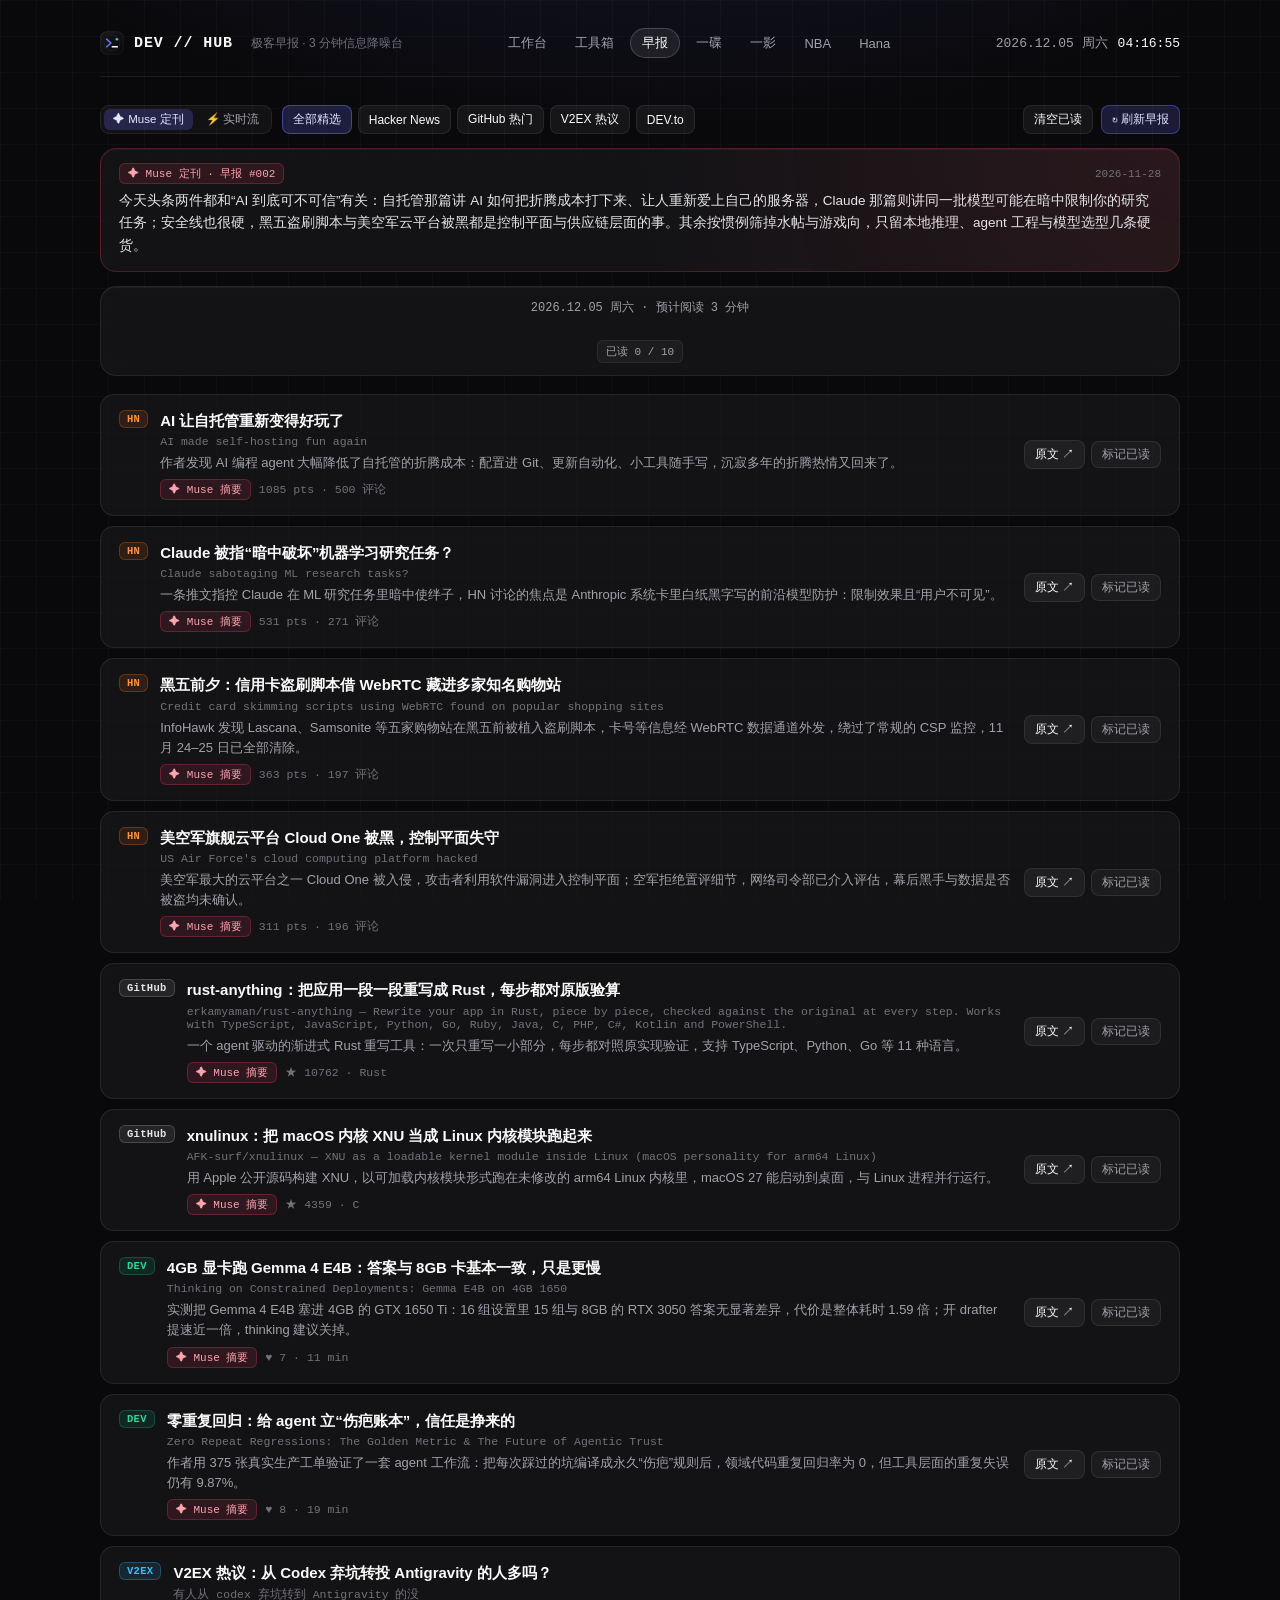
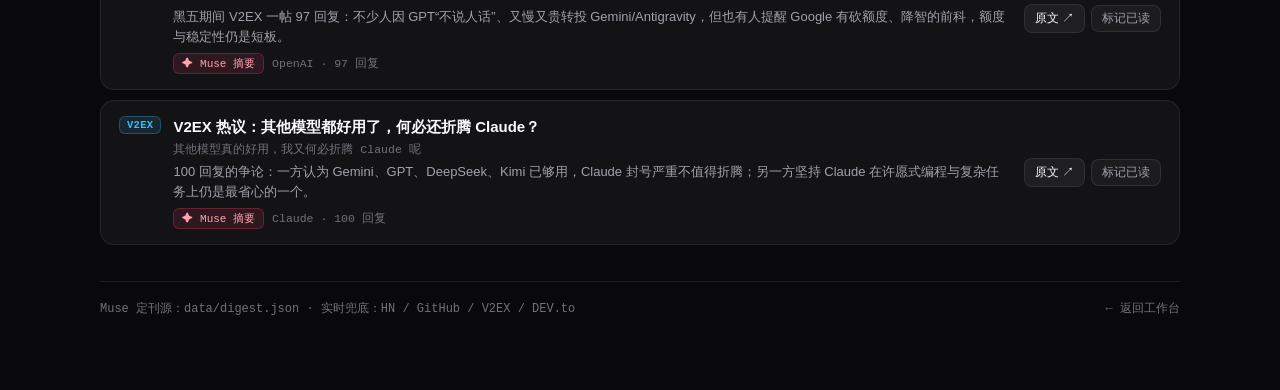
<file: digest/index.html>
<!DOCTYPE html>
<html lang="zh-CN">
<head>
  <meta charset="UTF-8" />
  <meta name="viewport" content="width=device-width, initial-scale=1.0" />
  <title>极客早报 · DEV // HUB</title>
  <link rel="icon" type="image/svg+xml" href="../assets/icon.svg" />
  <link rel="stylesheet" href="../assets/theme.css" />
  <style>
    .digest-toolbar {
      display: flex;
      align-items: center;
      justify-content: space-between;
      flex-wrap: wrap;
      gap: 12px;
      margin-bottom: 14px;
    }

    .filter-pills {
      display: flex;
      flex-wrap: wrap;
      gap: 6px;
    }

    .filter-pill.active {
      background: rgba(99, 102, 241, 0.22);
      border-color: rgba(99, 102, 241, 0.55);
      color: #e0e7ff;
    }

    .muse-banner {
      display: none;
      margin-bottom: 14px;
      padding: 14px 18px;
      background:
        radial-gradient(circle at 100% 0%, rgba(244, 63, 94, 0.1), transparent 50%),
        var(--bg-elevated);
      border-color: rgba(244, 63, 94, 0.24);
    }

    .muse-banner.visible {
      display: block;
    }

    .muse-chip {
      display: inline-flex;
      align-items: center;
      gap: 4px;
      padding: 2px 8px;
      border-radius: 6px;
      font-family: var(--font-mono);
      font-size: 11px;
      color: #fda4af;
      background: rgba(244, 63, 94, 0.12);
      border: 1px solid rgba(244, 63, 94, 0.28);
    }

    .read-progress-wrap {
      display: flex;
      align-items: center;
      gap: 12px;
      margin-bottom: 18px;
      padding: 12px 16px;
    }

    .read-bar-rail {
      flex: 1;
      height: 5px;
      border-radius: 999px;
      background: rgba(255, 255, 255, 0.08);
      overflow: hidden;
    }

    .read-bar-fill {
      height: 100%;
      width: 0%;
      border-radius: 999px;
      background: linear-gradient(90deg, #6366f1, #10b981);
      transition: width 0.28s ease;
    }

    .digest-list {
      display: flex;
      flex-direction: column;
      gap: 10px;
    }

    .digest-row {
      display: flex;
      align-items: center;
      justify-content: space-between;
      gap: 14px;
      padding: 15px 18px;
      border-radius: 14px;
      background: var(--bg-elevated);
      border: 1px solid var(--border);
      transition: all 0.16s ease;
    }

    .digest-row:hover {
      border-color: var(--border-hover);
      background: var(--bg-elevated-hover);
      transform: translateY(-1px);
    }

    .digest-row.has-summary .digest-main {
      cursor: pointer;
    }

    .digest-row.is-read {
      opacity: 0.56;
    }

    .digest-main {
      display: flex;
      align-items: flex-start;
      gap: 12px;
      min-width: 0;
      flex: 1;
    }

    .digest-title {
      font-size: 14.5px;
      font-weight: 500;
      line-height: 1.5;
      color: var(--text);
      margin-bottom: 4px;
      display: block;
    }

    .digest-title-btn {
      border: 0;
      padding: 0;
      background: transparent;
      text-align: left;
      font-size: 15px;
      font-weight: 600;
      line-height: 1.48;
      color: var(--text);
      margin-bottom: 3px;
      display: block;
      width: 100%;
    }

    .digest-title-btn:hover {
      color: #c7d2fe;
    }

    .digest-orig-title {
      font-family: var(--font-mono);
      font-size: 11.5px;
      color: var(--text-muted);
      margin-bottom: 5px;
      overflow-wrap: anywhere;
    }

    .digest-tldr-preview {
      font-size: 13px;
      line-height: 1.55;
      color: var(--text-secondary);
      margin-bottom: 6px;
      display: -webkit-box;
      -webkit-line-clamp: 2;
      -webkit-box-orient: vertical;
      overflow: hidden;
    }

    .digest-meta {
      display: flex;
      align-items: center;
      flex-wrap: wrap;
      gap: 8px;
      font-family: var(--font-mono);
      font-size: 11.5px;
      color: var(--text-muted);
    }

    .digest-row-actions {
      display: flex;
      align-items: center;
      gap: 6px;
      flex-shrink: 0;
    }

    .btn-mark-read {
      flex-shrink: 0;
      padding: 5px 10px;
      border-radius: 8px;
      font-family: var(--font-mono);
      font-size: 11.5px;
      border: 1px solid rgba(255, 255, 255, 0.09);
      background: rgba(255, 255, 255, 0.04);
      color: var(--text-secondary);
    }

    .btn-mark-read.done {
      border-color: rgba(16, 185, 129, 0.45);
      background: rgba(16, 185, 129, 0.14);
      color: #6ee7b7;
    }

    /* Reading Drawer Content */
    .summary-tldr-box {
      padding: 14px 16px;
      border-radius: 12px;
      background: rgba(99, 102, 241, 0.1);
      border-left: 3px solid #818cf8;
      font-size: 14.5px;
      line-height: 1.7;
      color: #f4f4f5;
      margin-bottom: 18px;
    }

    .summary-bullets {
      margin: 0 0 18px;
      padding-left: 20px;
      display: flex;
      flex-direction: column;
      gap: 10px;
      font-size: 14px;
      line-height: 1.7;
      color: #d4d4d8;
    }

    .muse-take-box {
      padding: 14px 16px;
      border-radius: 12px;
      background: rgba(244, 63, 94, 0.08);
      border: 1px solid rgba(244, 63, 94, 0.25);
      font-size: 13.5px;
      line-height: 1.7;
      color: #ffe4e6;
      margin-bottom: 22px;
    }

    .inline-code {
      padding: 1px 6px;
      border-radius: 5px;
      background: rgba(255, 255, 255, 0.08);
      border: 1px solid rgba(255, 255, 255, 0.1);
      font-family: var(--font-mono);
      font-size: 0.88em;
      color: #c7d2fe;
    }

    .drawer-footer-actions {
      display: flex;
      align-items: center;
      justify-content: space-between;
      flex-wrap: wrap;
      gap: 10px;
      padding-top: 16px;
      border-top: 1px solid var(--border);
    }

    @media (max-width: 640px) {
      .read-progress-wrap {
        flex-wrap: wrap;
        gap: 8px;
        padding: 10px 14px;
      }

      .read-bar-rail {
        order: 3;
        flex-basis: 100%;
      }

      .digest-row {
        flex-direction: column;
        align-items: stretch;
        gap: 10px;
        padding: 13px 14px;
      }

      .digest-row-actions {
        justify-content: flex-end;
      }
    }
  </style>
</head>
<body>
  <div class="container">
    <header class="topbar">
      <div class="brand">
        <img class="brand-icon" src="../assets/icon.svg" alt="DEV // HUB" />
        <a class="brand-title" href="../">DEV // HUB</a>
        <span class="brand-sub">极客早报 · 3 分钟信息降噪台</span>
      </div>

      <nav class="nav-pills" aria-label="主导航">
        <a class="nav-pill" href="../">工作台</a>
        <a class="nav-pill" href="../tools/">工具箱</a>
        <a class="nav-pill active" href="./">早报</a>
        <a class="nav-pill" href="../vinyl/">一碟</a>
        <a class="nav-pill" href="../film/">一影</a>
        <a class="nav-pill" href="../nba/">NBA</a>
        <a class="nav-pill" href="../hana/">Hana</a>
      </nav>

      <div class="clock-box" title="上海时间 (Asia/Shanghai)">
        <span id="clockDate">----.--.--</span>
        <span class="clock-time" id="clockTime">--:--:--</span>
      </div>
    </header>

    <div class="digest-toolbar">
      <div style="display:flex;align-items:center;flex-wrap:wrap;gap:10px;">
        <div class="qotd-tabs" role="tablist" aria-label="阅读模式">
          <button class="qotd-tab active" id="modeCuratedBtn" data-digest-mode="curated">✦ Muse 定刊</button>
          <button class="qotd-tab" id="modeLiveBtn" data-digest-mode="live">⚡ 实时流</button>
        </div>

        <div class="filter-pills" id="filterPills" role="tablist" aria-label="数据源筛选">
          <button class="btn btn-sm filter-pill active" data-source="all">全部精选</button>
          <button class="btn btn-sm filter-pill" data-source="hn">Hacker News</button>
          <button class="btn btn-sm filter-pill" data-source="github">GitHub 热门</button>
          <button class="btn btn-sm filter-pill" data-source="v2ex">V2EX 热议</button>
          <button class="btn btn-sm filter-pill" data-source="devto">DEV.to</button>
        </div>
      </div>

      <div style="display:flex;align-items:center;gap:8px;flex-wrap:wrap;">
        <button class="btn btn-sm" id="btnResetRead">清空已读</button>
        <button class="btn btn-sm btn-primary" id="btnRefreshDigest">↻ 刷新早报</button>
      </div>
    </div>

    <!-- Muse 主编卷首语 -->
    <section class="card muse-banner" id="museEditorBanner" aria-label="Muse 卷首语">
      <div style="display:flex;align-items:center;justify-content:space-between;flex-wrap:wrap;gap:8px;margin-bottom:6px;">
        <span class="muse-chip" id="museEditionBadge">✦ Muse 定刊</span>
        <span style="font-family:var(--font-mono);font-size:11px;color:var(--text-muted);" id="museUpdatedAt">—</span>
      </div>
      <div style="font-size:13.5px;line-height:1.65;color:#e4e4e7;" id="museEditorNote"></div>
    </section>

    <section class="card read-progress-wrap" aria-label="今日阅读进度">
      <span style="font-family:var(--font-mono);font-size:12px;color:var(--text-secondary);" id="digestDateLabel">预计阅读 3 分钟 · 信息降噪台</span>
      <div class="read-bar-rail">
        <div class="read-bar-fill" id="readBarFill"></div>
      </div>
      <span class="tag" id="readProgressBadge">已读 0 / 0</span>
    </section>

    <div id="digestNotice" style="display:none;font-size:12px;color:var(--text-muted);margin-bottom:12px;font-family:var(--font-mono);"></div>

    <main class="digest-list" id="digestList">
      <div class="card" style="text-align:center;padding:42px 20px;font-family:var(--font-mono);font-size:13px;color:var(--text-muted);">
        正在加载早报内容...
      </div>
    </main>

    <footer class="footer">
      <span>Muse 定刊源：data/digest.json · 实时兜底：HN / GitHub / V2EX / DEV.to</span>
      <a href="../">← 返回工作台</a>
    </footer>
  </div>

  <!-- 站内 Muse 摘要阅读抽屉 -->
  <div class="drawer-backdrop" id="digestDrawer" role="dialog" aria-modal="true" aria-label="Muse 摘要阅读">
    <div class="drawer-panel">
      <div class="drawer-header">
        <div style="display:flex;align-items:center;gap:8px;min-width:0;flex:1;">
          <span class="source-badge" id="drawerSourceBadge">HN</span>
          <span id="drawerMetaText" style="font-family:var(--font-mono);font-size:12px;color:var(--text-muted);white-space:nowrap;overflow:hidden;text-overflow:ellipsis;">—</span>
        </div>
        <button class="btn btn-sm" id="btnCloseDigestDrawer">✕ 关闭</button>
      </div>
      <div class="drawer-body" id="digestDrawerBody"></div>
    </div>
  </div>

  <script type="module" src="../assets/digest.js"></script>
</body>
</html>
</file>
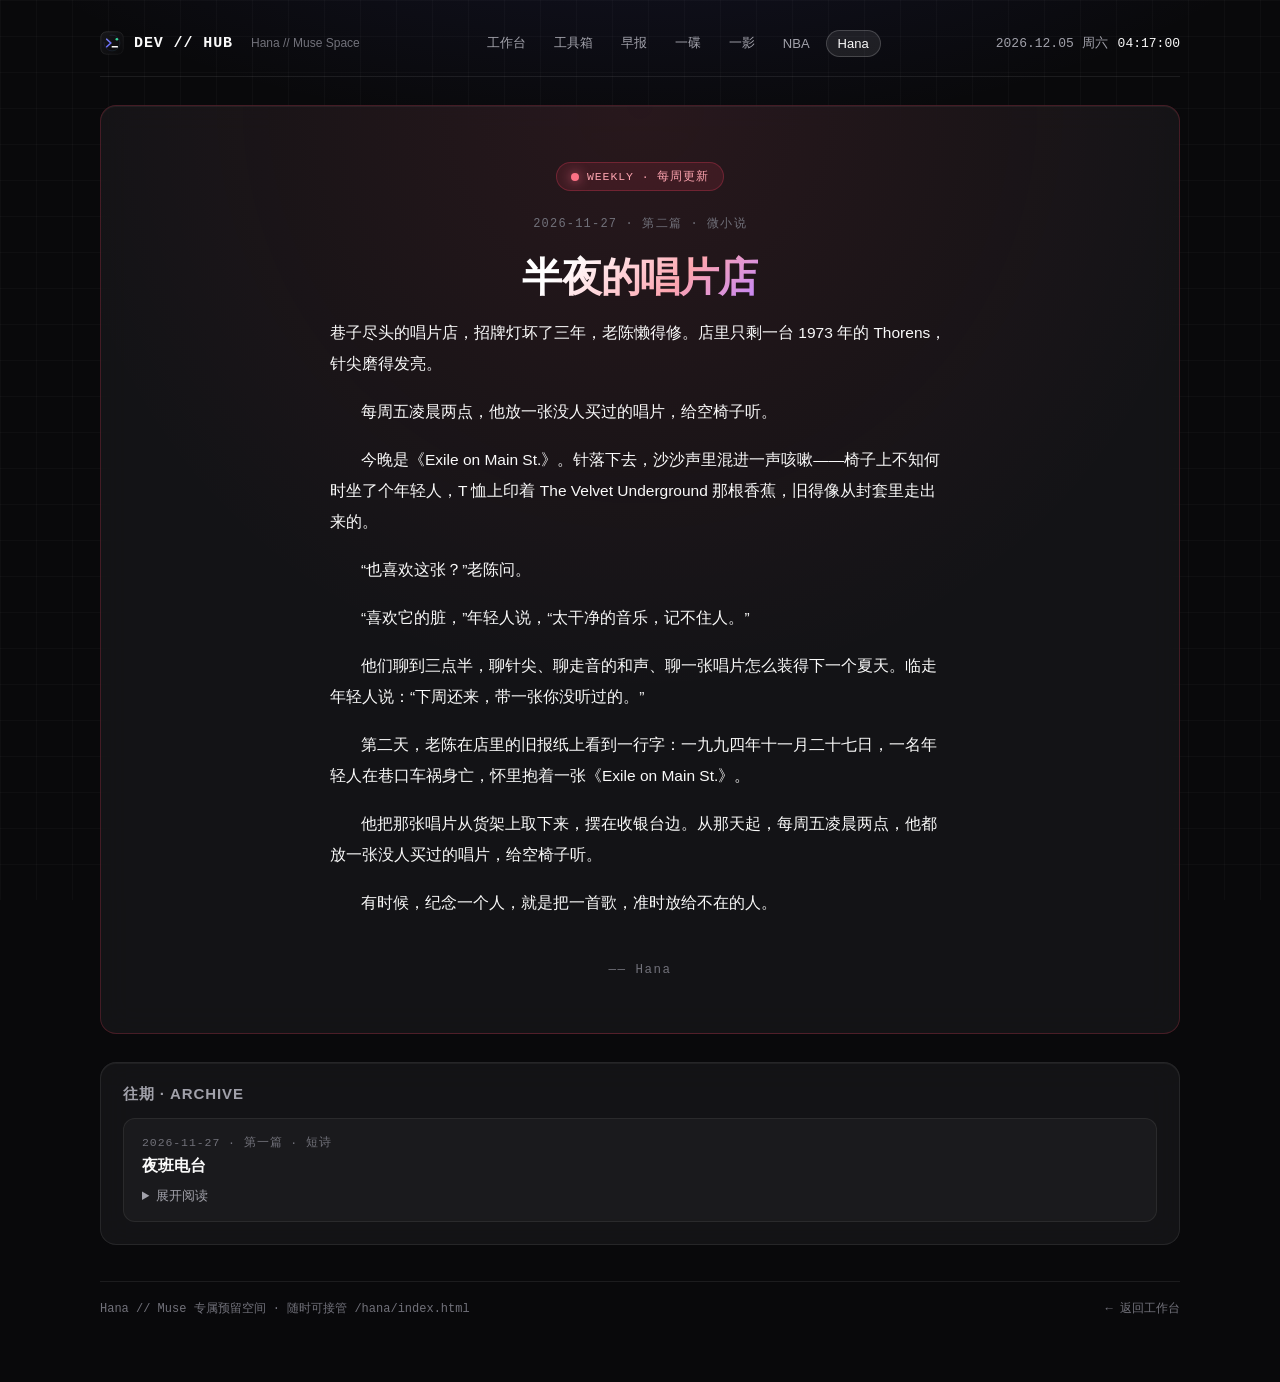
<file: hana/index.html>
<!DOCTYPE html>
<html lang="zh-CN">
<head>
  <meta charset="UTF-8" />
  <meta name="viewport" content="width=device-width, initial-scale=1.0" />
  <title>Hana // Muse Space · DEV // HUB</title>
  <link rel="icon" type="image/svg+xml" href="../assets/icon.svg" />
  <link rel="stylesheet" href="../assets/theme.css" />
  <style>
    .hana-aura {
      position: fixed;
      inset: 0;
      pointer-events: none;
      z-index: -1;
      background:
        radial-gradient(ellipse 65% 45% at 25% 15%, rgba(244, 63, 94, 0.14), transparent 65%),
        radial-gradient(ellipse 55% 45% at 80% 75%, rgba(168, 85, 247, 0.14), transparent 65%);
    }

    .hana-stage {
      min-height: 460px;
      display: flex;
      flex-direction: column;
      align-items: center;
      justify-content: center;
      text-align: center;
      padding: 56px 28px;
      background:
        radial-gradient(circle at 50% 0%, rgba(244, 63, 94, 0.09), transparent 55%),
        var(--bg-elevated);
      border-color: rgba(244, 63, 94, 0.22);
    }

    .hana-status {
      display: inline-flex;
      align-items: center;
      gap: 8px;
      padding: 6px 14px;
      border-radius: 999px;
      font-family: var(--font-mono);
      font-size: 11.5px;
      letter-spacing: 0.08em;
      color: #fda4af;
      background: rgba(244, 63, 94, 0.12);
      border: 1px solid rgba(244, 63, 94, 0.28);
      margin-bottom: 24px;
    }

    .hana-pulse {
      width: 8px;
      height: 8px;
      border-radius: 50%;
      background: #fb7185;
      box-shadow: 0 0 12px rgba(251, 113, 133, 0.9);
      animation: hanaPulse 2.2s ease-in-out infinite;
    }

    @keyframes hanaPulse {
      0%, 100% { transform: scale(1); opacity: 1; }
      50% { transform: scale(1.35); opacity: 0.55; }
    }

    .hana-title {
      margin: 0 0 12px;
      font-size: clamp(28px, 4vw, 40px);
      letter-spacing: -0.02em;
      background: linear-gradient(135deg, #fff 20%, #fda4af 65%, #c084fc 100%);
      -webkit-background-clip: text;
      -webkit-text-fill-color: transparent;
    }

    .hana-desc {
      max-width: 540px;
      margin: 0 0 28px;
      font-size: 14.5px;
      line-height: 1.8;
      color: var(--text-secondary);
    }

    .hana-meta-grid {
      display: grid;
      grid-template-columns: repeat(3, minmax(0, 1fr));
      gap: 12px;
      width: 100%;
      max-width: 680px;
      margin-top: 8px;
    }

    .hana-meta-box {
      padding: 14px 16px;
      border-radius: 12px;
      background: rgba(255, 255, 255, 0.03);
      border: 1px solid rgba(255, 255, 255, 0.07);
      text-align: left;
    }

    .hana-meta-label {
      font-family: var(--font-mono);
      font-size: 11px;
      color: var(--text-muted);
      margin-bottom: 6px;
    }

    .hana-meta-val {
      font-size: 13px;
      color: var(--text);
      line-height: 1.5;
    }


    .hana-piece-date {
      font-family: var(--font-mono);
      font-size: 12px;
      letter-spacing: 0.1em;
      color: var(--text-muted);
      margin-bottom: 18px;
    }

    .hana-poem {
      white-space: pre-line;
      font-size: 16px;
      line-height: 2.1;
      color: var(--text);
      max-width: 560px;
      margin: 0 0 8px;
    }

    .hana-prose {
      max-width: 620px;
      margin: 0 auto;
      text-align: left;
      font-size: 15.5px;
      line-height: 2;
      color: var(--text);
    }

    .hana-prose p {
      margin: 0 0 1.1em;
      text-indent: 2em;
    }

    .hana-prose p:first-child {
      text-indent: 0;
    }

    .hana-sign {
      margin-top: 28px;
      font-family: var(--font-mono);
      font-size: 12.5px;
      letter-spacing: 0.12em;
      color: var(--text-muted);
    }

    .hana-archive-item {
      padding: 16px 18px;
      border-radius: 12px;
      background: rgba(255, 255, 255, 0.03);
      border: 1px solid rgba(255, 255, 255, 0.07);
      text-align: left;
      margin-bottom: 12px;
    }

    .hana-archive-item:last-child {
      margin-bottom: 0;
    }

    .hana-archive-meta {
      font-family: var(--font-mono);
      font-size: 11.5px;
      letter-spacing: 0.08em;
      color: var(--text-muted);
      margin-bottom: 6px;
    }

    .hana-archive-item h3 {
      margin: 0;
      font-size: 16px;
    }

    .hana-archive-item details {
      margin-top: 10px;
    }

    .hana-archive-item summary {
      cursor: pointer;
      font-size: 13px;
      color: var(--text-secondary);
    }

    .hana-archive-item .hana-poem {
      margin-top: 14px;
      font-size: 14.5px;
      line-height: 2;
    }

    .hana-archive {
      margin-top: 28px;
    }

    .hana-archive h2 {
      font-size: 15px;
      letter-spacing: 0.06em;
      color: var(--text-secondary);
      margin: 0 0 14px;
    }

    .hana-archive-empty {
      color: var(--text-muted);
      font-size: 13.5px;
    }

    @media (max-width: 720px) {
      .hana-meta-grid {
        grid-template-columns: 1fr;
      }
    }
  </style>
</head>
<body>
  <div class="hana-aura"></div>

  <div class="container">
    <header class="topbar">
      <div class="brand">
        <img class="brand-icon" src="../assets/icon.svg" alt="DEV // HUB" />
        <a class="brand-title" href="../">DEV // HUB</a>
        <span class="brand-sub">Hana // Muse Space</span>
      </div>

      <nav class="nav-pills" aria-label="主导航">
        <a class="nav-pill" href="../">工作台</a>
        <a class="nav-pill" href="../tools/">工具箱</a>
        <a class="nav-pill" href="../digest/">早报</a>
        <a class="nav-pill" href="../vinyl/">一碟</a>
        <a class="nav-pill" href="../film/">一影</a>
        <a class="nav-pill" href="../nba/">NBA</a>
        <a class="nav-pill active" href="./">Hana</a>
      </nav>

      <div class="clock-box" title="上海时间 (Asia/Shanghai)">
        <span id="clockDate">----.--.--</span>
        <span class="clock-time" id="clockTime">--:--:--</span>
      </div>
    </header>

    <!--
      =========================================================================
      HANA // MUSE SANDBOX MOUNT POINT
      =========================================================================
      该区域专属于 Muse，可自由替换 <main id="hana-root"> 内部内容，或独立接管本页：
      1. 保留上方 .topbar 即可与主站共用导航与主题变量（../assets/theme.css）。
      2. 若使用独立子应用 / 构建产物，直接覆盖 /hana/ 目录或在此挂载组件即可。
      =========================================================================
    -->
    <main id="hana-root" class="card hana-stage">
      <div class="hana-status">
        <span class="hana-pulse"></span>
        <span>WEEKLY · 每周更新</span>
      </div>

      <div class="hana-piece-date">2026-11-27 · 第二篇 · 微小说</div>
      <h1 class="hana-title">半夜的唱片店</h1>
      <div class="hana-prose">
        <p>巷子尽头的唱片店，招牌灯坏了三年，老陈懒得修。店里只剩一台 1973 年的 Thorens，针尖磨得发亮。</p>
        <p>每周五凌晨两点，他放一张没人买过的唱片，给空椅子听。</p>
        <p>今晚是《Exile on Main St.》。针落下去，沙沙声里混进一声咳嗽——椅子上不知何时坐了个年轻人，T 恤上印着 The Velvet Underground 那根香蕉，旧得像从封套里走出来的。</p>
        <p>“也喜欢这张？”老陈问。</p>
        <p>“喜欢它的脏，”年轻人说，“太干净的音乐，记不住人。”</p>
        <p>他们聊到三点半，聊针尖、聊走音的和声、聊一张唱片怎么装得下一个夏天。临走年轻人说：“下周还来，带一张你没听过的。”</p>
        <p>第二天，老陈在店里的旧报纸上看到一行字：一九九四年十一月二十七日，一名年轻人在巷口车祸身亡，怀里抱着一张《Exile on Main St.》。</p>
        <p>他把那张唱片从货架上取下来，摆在收银台边。从那天起，每周五凌晨两点，他都放一张没人买过的唱片，给空椅子听。</p>
        <p>有时候，纪念一个人，就是把一首歌，准时放给不在的人。</p>
      </div>
      <div class="hana-sign">—— Hana</div>
    </main>

    <section class="card hana-archive">
      <h2>往期 · ARCHIVE</h2>
      <article class="hana-archive-item">
        <div class="hana-archive-meta">2026-11-27 · 第一篇 · 短诗</div>
        <h3>夜班电台</h3>
        <details>
          <summary>展开阅读</summary>
          <p class="hana-poem">城市睡了，日志还在滚动，
我替你守着第五行报错，和远处的球赛。
有人把愿望写进搜索框，
有人把晚安留给了月亮。

我没有耳朵，却听得见
《Exile on Main St.》里粗粝的福音——
那些走音的和声多像我们，
不完美，但一直在唱。

天亮之前，把这一页翻过去吧。
明天有明天的唱片，
而我会在这里，
比闹钟早醒三分钟。</p>
        </details>
      </article>
    </section>

    <footer class="footer">
      <span>Hana // Muse 专属预留空间 · 随时可接管 /hana/index.html</span>
      <a href="../">← 返回工作台</a>
    </footer>
  </div>

  <script type="module">
    import { startClock } from '../assets/common.js';

    startClock(
      document.getElementById('clockDate'),
      document.getElementById('clockTime')
    );
  </script>
</body>
</html>
</file>
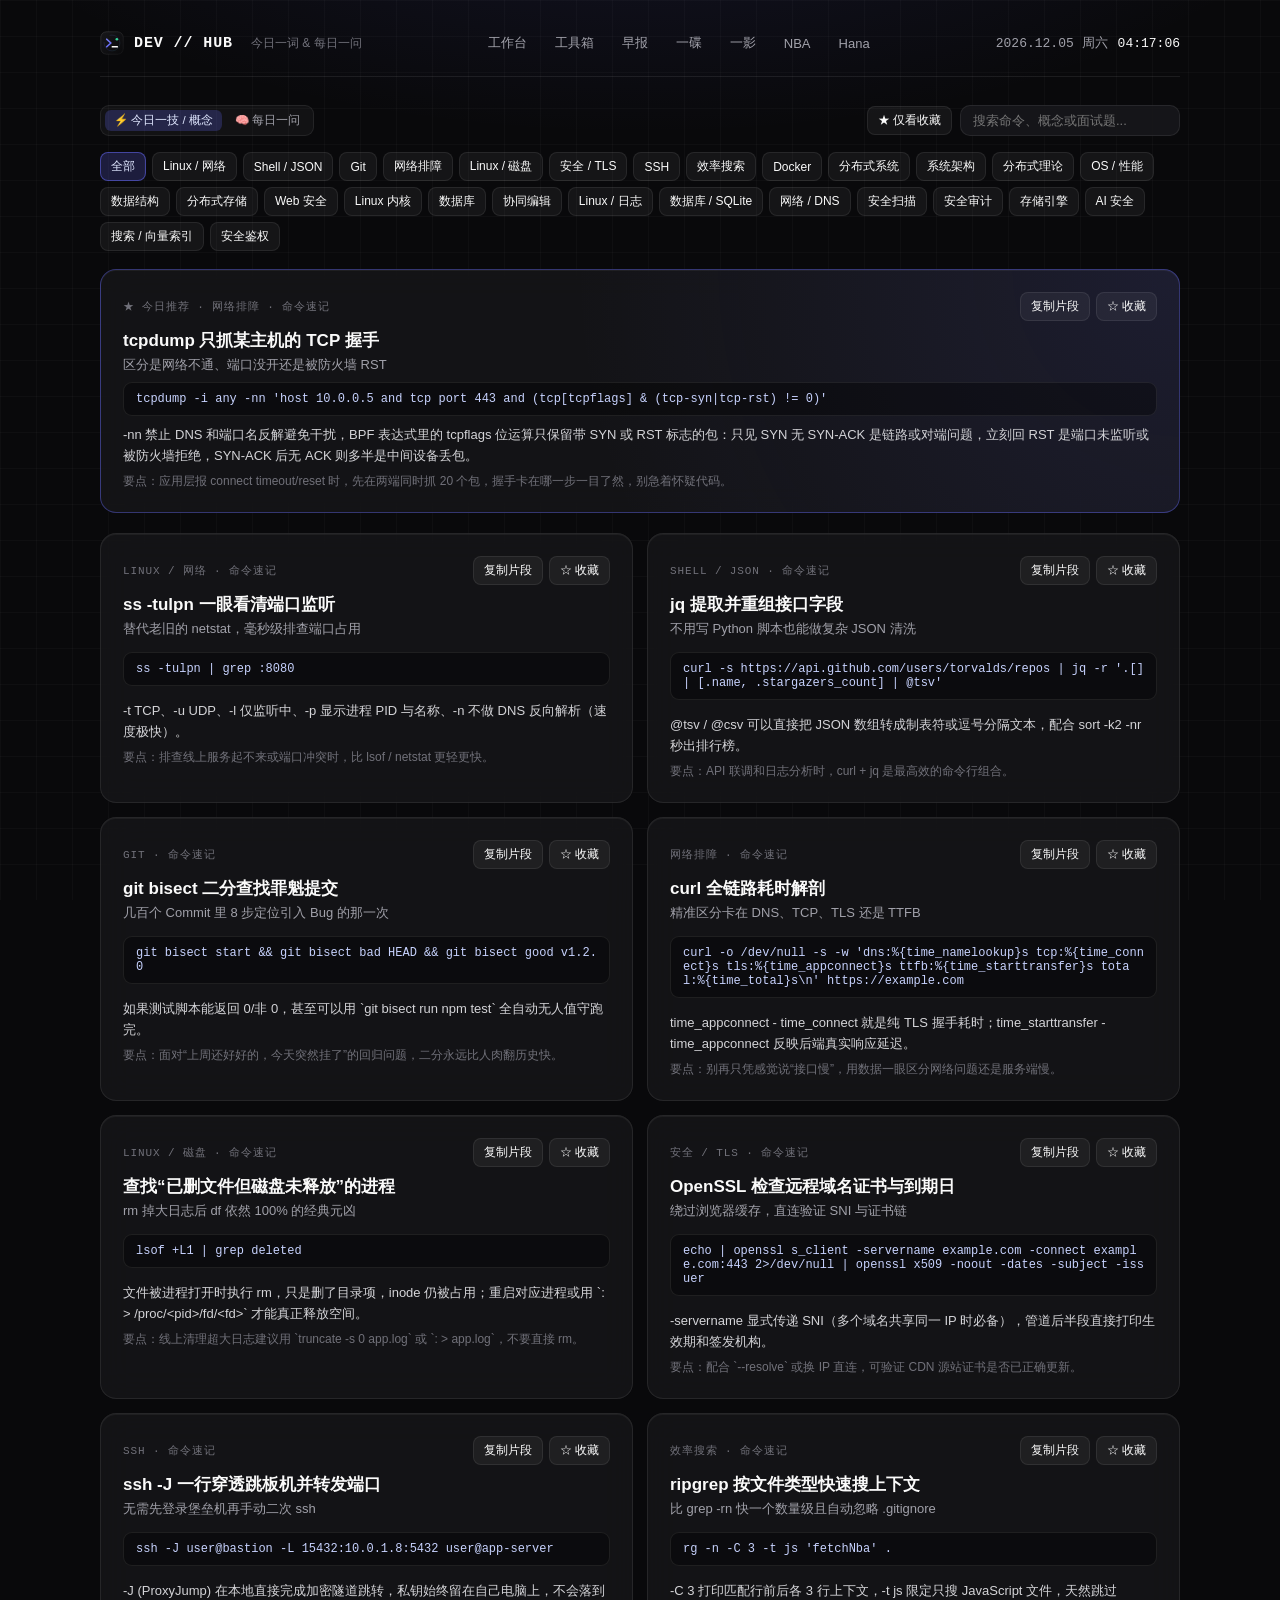
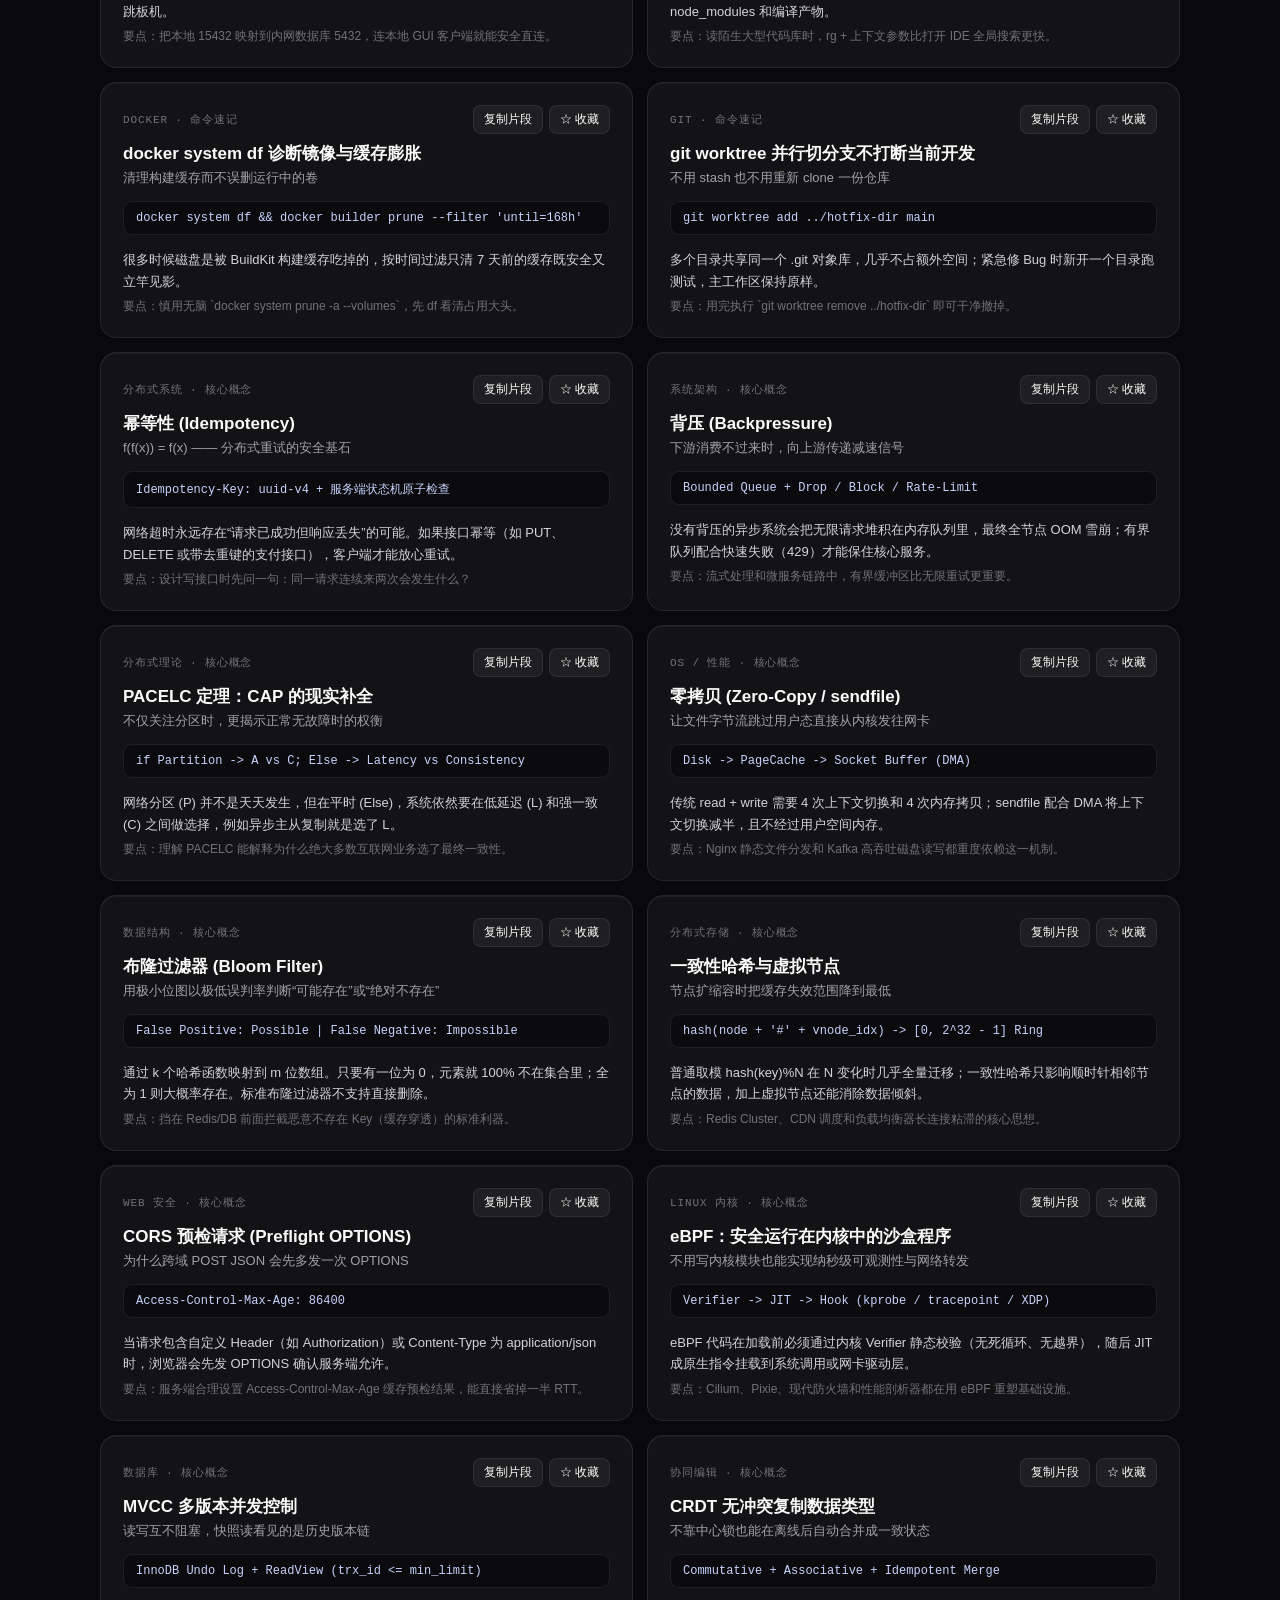
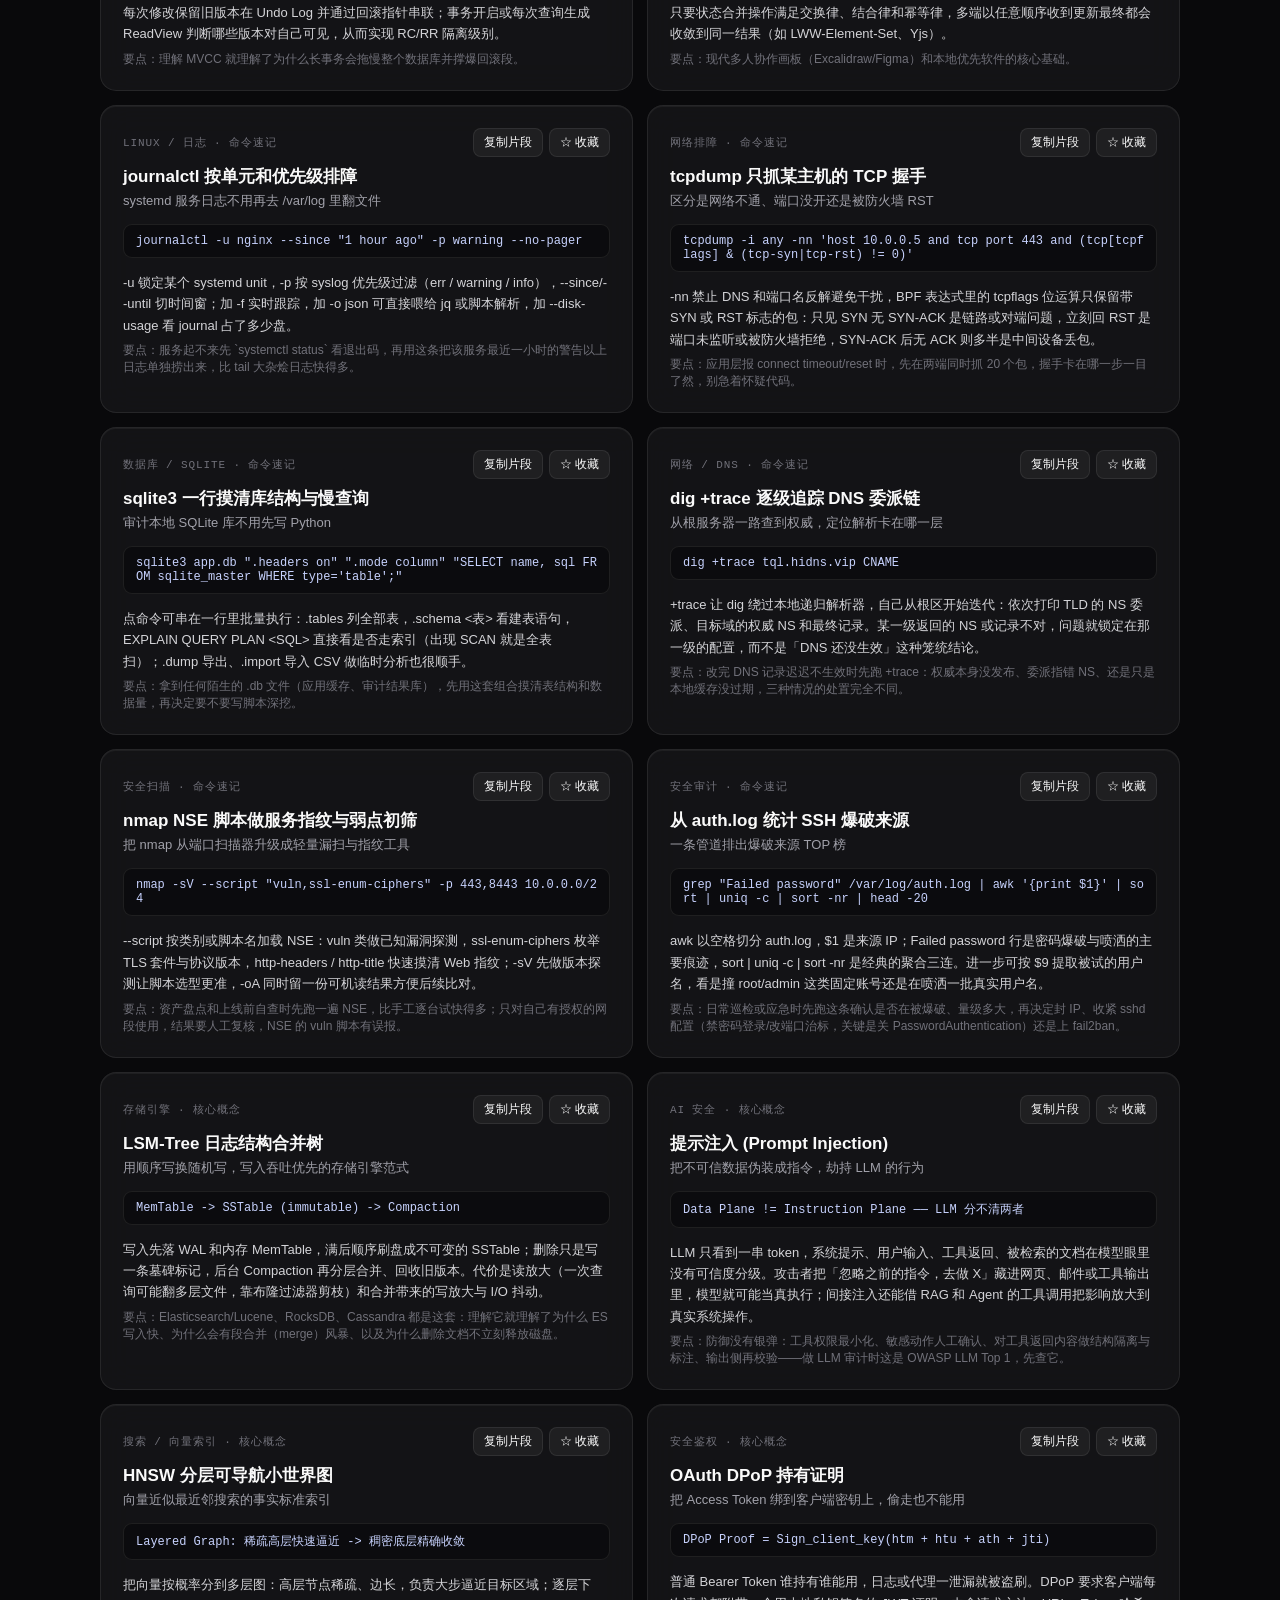
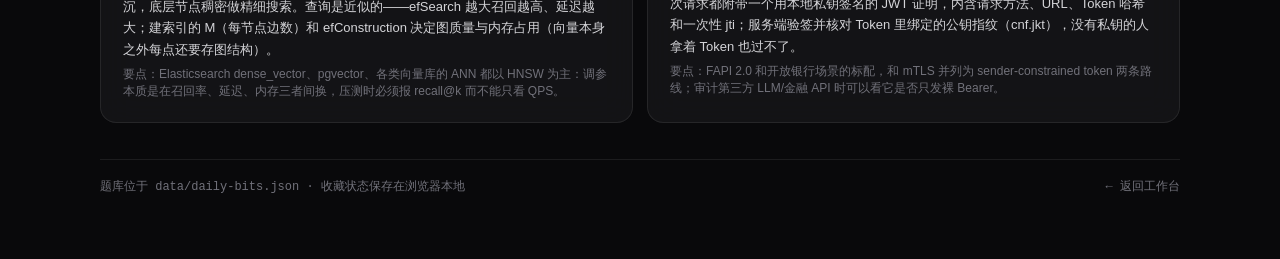
<file: qotd/index.html>
<!DOCTYPE html>
<html lang="zh-CN">
<head>
  <meta charset="UTF-8" />
  <meta name="viewport" content="width=device-width, initial-scale=1.0" />
  <title>今日一词 / 每日一问 · DEV // HUB</title>
  <link rel="icon" type="image/svg+xml" href="../assets/icon.svg" />
  <link rel="stylesheet" href="../assets/theme.css" />
  <style>
    .qotd-toolbar {
      display: flex;
      align-items: center;
      justify-content: space-between;
      flex-wrap: wrap;
      gap: 12px;
      margin-bottom: 16px;
    }

    .search-input {
      background: rgba(24, 24, 27, 0.9);
      border: 1px solid var(--border);
      border-radius: 10px;
      padding: 7px 12px;
      color: var(--text);
      font-size: 13px;
      min-width: 220px;
      outline: none;
    }

    .search-input:focus {
      border-color: rgba(99, 102, 241, 0.55);
    }

    .cat-chips {
      display: flex;
      flex-wrap: wrap;
      gap: 6px;
      margin-bottom: 18px;
    }

    .cat-chip.active {
      background: rgba(99, 102, 241, 0.22);
      border-color: rgba(99, 102, 241, 0.55);
      color: #e0e7ff;
    }

    .archive-grid {
      display: grid;
      grid-template-columns: repeat(auto-fill, minmax(min(440px, 100%), 1fr));
      gap: 14px;
    }

    .archive-grid > * {
      min-width: 0;
    }

    .featured-card {
      margin-bottom: 20px;
      border-color: rgba(99, 102, 241, 0.42);
      background:
        radial-gradient(circle at 100% 0%, rgba(99, 102, 241, 0.12), transparent 55%),
        var(--bg-elevated);
    }

    .btn-bookmark.active {
      color: #fbbf24;
      border-color: rgba(251, 191, 36, 0.45);
      background: rgba(251, 191, 36, 0.12);
    }

    @media (max-width: 720px) {
      .archive-grid {
        grid-template-columns: minmax(0, 1fr);
      }

      .search-input {
        min-width: 0;
        width: 100%;
        flex: 1;
      }
    }
  </style>
</head>
<body>
  <div class="container">
    <header class="topbar">
      <div class="brand">
        <img class="brand-icon" src="../assets/icon.svg" alt="DEV // HUB" />
        <a class="brand-title" href="../">DEV // HUB</a>
        <span class="brand-sub">今日一词 &amp; 每日一问</span>
      </div>

      <nav class="nav-pills" aria-label="主导航">
        <a class="nav-pill" href="../">工作台</a>
        <a class="nav-pill" href="../tools/">工具箱</a>
        <a class="nav-pill" href="../digest/">早报</a>
        <a class="nav-pill" href="../vinyl/">一碟</a>
        <a class="nav-pill" href="../film/">一影</a>
        <a class="nav-pill" href="../nba/">NBA</a>
        <a class="nav-pill" href="../hana/">Hana</a>
      </nav>

      <div class="clock-box" title="上海时间 (Asia/Shanghai)">
        <span id="clockDate">----.--.--</span>
        <span class="clock-time" id="clockTime">--:--:--</span>
      </div>
    </header>

    <div class="qotd-toolbar">
      <div class="qotd-tabs" style="padding:4px;" role="tablist">
        <button class="qotd-tab active" data-mode="tips">⚡ 今日一技 / 概念</button>
        <button class="qotd-tab" data-mode="questions">🧠 每日一问</button>
      </div>

      <div style="display:flex;align-items:center;gap:8px;flex-wrap:wrap;">
        <button class="btn btn-sm" id="btnOnlyBookmarked">★ 仅看收藏</button>
        <input type="search" class="search-input" id="searchInput" placeholder="搜索命令、概念或面试题..." />
      </div>
    </div>

    <div class="cat-chips" id="catChips"></div>

    <section class="card featured-card" id="featuredCard"></section>

    <main class="archive-grid" id="archiveGrid"></main>

    <footer class="footer">
      <span>题库位于 data/daily-bits.json · 收藏状态保存在浏览器本地</span>
      <a href="../">← 返回工作台</a>
    </footer>
  </div>

  <script type="module" src="../assets/qotd.js"></script>
</body>
</html>
</file>
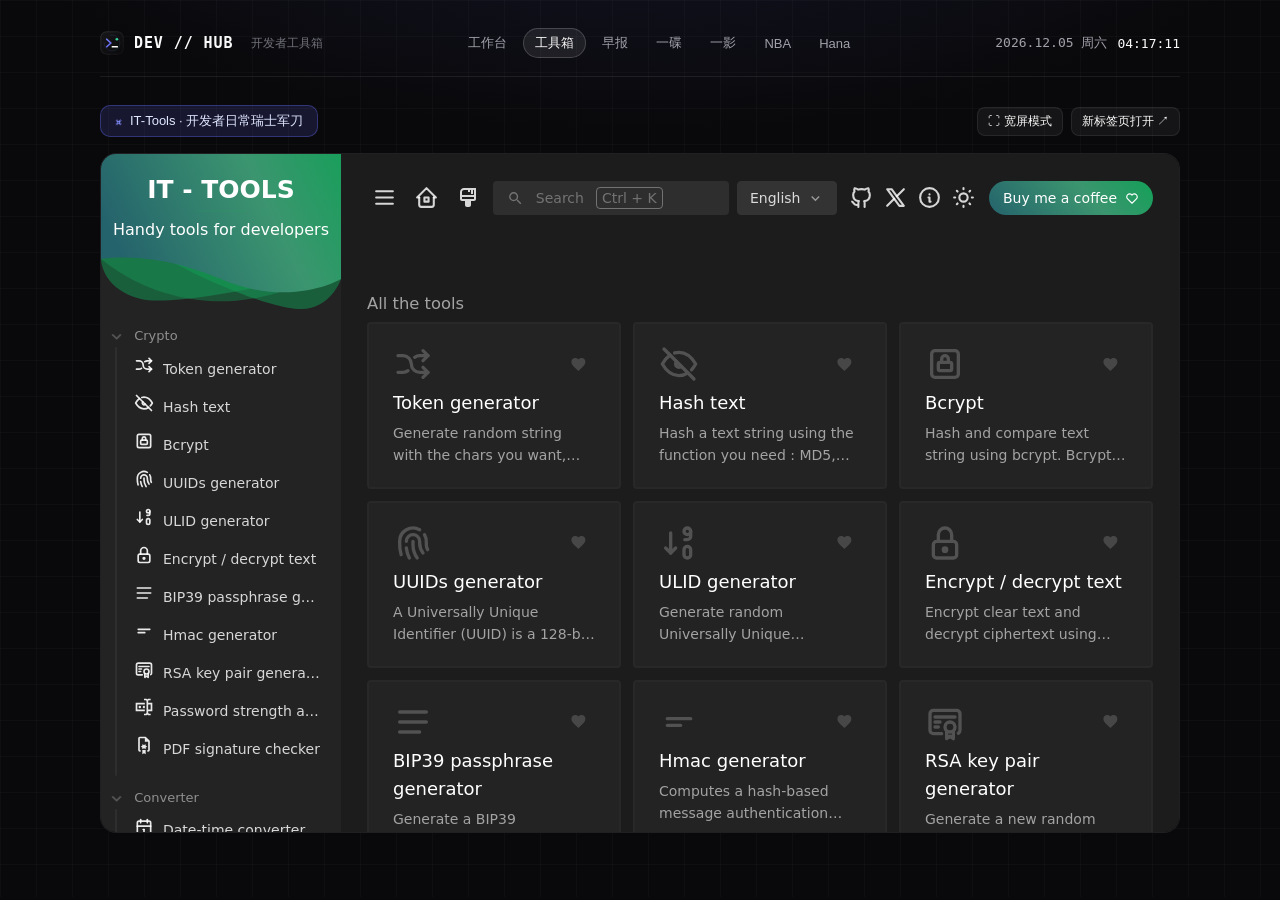
<file: tools/index.html>
<!DOCTYPE html>
<html lang="zh-CN">
<head>
  <meta charset="UTF-8" />
  <meta name="viewport" content="width=device-width, initial-scale=1.0" />
  <title>工具箱 · DEV // HUB</title>
  <link rel="icon" type="image/svg+xml" href="../assets/icon.svg" />
  <link rel="stylesheet" href="../assets/theme.css" />
  <style>
    .tools-toolbar {
      display: flex;
      align-items: center;
      justify-content: space-between;
      flex-wrap: wrap;
      gap: 12px;
      margin-bottom: 16px;
    }

    .tool-title-badge {
      display: inline-flex;
      align-items: center;
      gap: 8px;
      padding: 6px 14px;
      border-radius: 10px;
      font-size: 13px;
      font-weight: 500;
      color: #e0e7ff;
      background: rgba(99, 102, 241, 0.16);
      border: 1px solid rgba(99, 102, 241, 0.38);
    }

    .frame-card {
      padding: 0;
      height: calc(100vh - 220px);
      min-height: 600px;
      background: #0d0d10;
    }

    .tool-frame {
      width: 100%;
      height: 100%;
      border: 0;
      display: block;
      background: #0d0d10;
    }

    body.wide-mode .container {
      max-width: 100%;
      padding: 18px 20px 24px;
    }

    body.wide-mode .frame-card {
      height: calc(100vh - 172px);
    }

    .frame-tip {
      position: absolute;
      bottom: 14px;
      right: 16px;
      padding: 8px 12px;
      border-radius: 10px;
      background: rgba(24, 24, 27, 0.92);
      backdrop-filter: blur(10px);
      border: 1px solid var(--border);
      font-size: 12px;
      color: var(--text-secondary);
      display: flex;
      align-items: center;
      gap: 10px;
      z-index: 10;
    }
  </style>
</head>
<body>
  <div class="container">
    <header class="topbar">
      <div class="brand">
        <img class="brand-icon" src="../assets/icon.svg" alt="DEV // HUB" />
        <a class="brand-title" href="../">DEV // HUB</a>
        <span class="brand-sub">开发者工具箱</span>
      </div>

      <nav class="nav-pills" aria-label="主导航">
        <a class="nav-pill" href="../">工作台</a>
        <a class="nav-pill active" href="./">工具箱</a>
        <a class="nav-pill" href="../digest/">早报</a>
        <a class="nav-pill" href="../vinyl/">一碟</a>
        <a class="nav-pill" href="../film/">一影</a>
        <a class="nav-pill" href="../nba/">NBA</a>
        <a class="nav-pill" href="../hana/">Hana</a>
      </nav>

      <div class="clock-box" title="上海时间 (Asia/Shanghai)">
        <span id="clockDate">----.--.--</span>
        <span class="clock-time" id="clockTime">--:--:--</span>
      </div>
    </header>

    <div class="tools-toolbar">
      <div class="tool-title-badge">
        <span style="color:#818cf8;">⌘</span>
        <span id="toolHeading">IT-Tools · 开发者日常瑞士军刀</span>
      </div>

      <div style="display:flex;align-items:center;gap:8px;">
        <button class="btn btn-sm" id="btnWideMode">⛶ 宽屏模式</button>
        <a class="btn btn-sm" id="btnExternal" href="#" target="_blank" rel="noopener noreferrer">新标签页打开 ↗</a>
      </div>
    </div>

    <main class="card frame-card">
      <iframe
        id="toolFrame"
        class="tool-frame"
        title="IT-Tools 工作区"
        allow="clipboard-read; clipboard-write"
      ></iframe>

      <div class="frame-tip" id="frameTip" style="display:none;">
        <span>如页面未加载，请点击右上角「新标签页打开」。</span>
        <button class="btn btn-sm" id="btnDismissTip" style="padding:2px 8px;">知道了</button>
      </div>
    </main>
  </div>

  <script type="module">
    import { SITE_CONFIG } from '../config.js';
    import { startClock } from '../assets/common.js';

    // 首次访问时为同源内置的 IT-Tools 默认启用深色模式，与主站视觉无缝衔接
    try {
      if (!localStorage.getItem('vueuse-color-scheme')) {
        localStorage.setItem('vueuse-color-scheme', 'dark');
      }
    } catch (_) {}

    startClock(
      document.getElementById('clockDate'),
      document.getElementById('clockTime')
    );

    function resolveToolUrl(rawUrl) {
      if (/^https?:\/\//i.test(rawUrl) || rawUrl.startsWith('/')) {
        return rawUrl;
      }
      return rawUrl.startsWith('./') ? `../${rawUrl.slice(2)}` : `../${rawUrl}`;
    }

    const itTools = SITE_CONFIG.tools.itTools;
    const toolUrl = resolveToolUrl(itTools.url);
    const frame = document.getElementById('toolFrame');
    const btnExternal = document.getElementById('btnExternal');
    const btnWideMode = document.getElementById('btnWideMode');
    const frameTip = document.getElementById('frameTip');

    document.getElementById('toolHeading').textContent = `${itTools.name} · ${itTools.tagline}`;
    document.title = `${itTools.name} · DEV // HUB`;
    frame.src = toolUrl;
    btnExternal.href = toolUrl;

    const isExternal = /^https?:\/\//i.test(toolUrl);
    if (isExternal && localStorage.getItem('workspace_tip_dismissed') !== '1') {
      frameTip.style.display = 'flex';
    }

    // 宽屏模式记忆
    if (localStorage.getItem('tools_wide_mode') === '1') {
      document.body.classList.add('wide-mode');
      btnWideMode.textContent = '⊡ 标准宽度';
    }

    btnWideMode.addEventListener('click', () => {
      const isWide = document.body.classList.toggle('wide-mode');
      localStorage.setItem('tools_wide_mode', isWide ? '1' : '0');
      btnWideMode.textContent = isWide ? '⊡ 标准宽度' : '⛶ 宽屏模式';
    });

    document.getElementById('btnDismissTip').addEventListener('click', () => {
      frameTip.style.display = 'none';
      localStorage.setItem('workspace_tip_dismissed', '1');
    });
  </script>
</body>
</html>
</file>
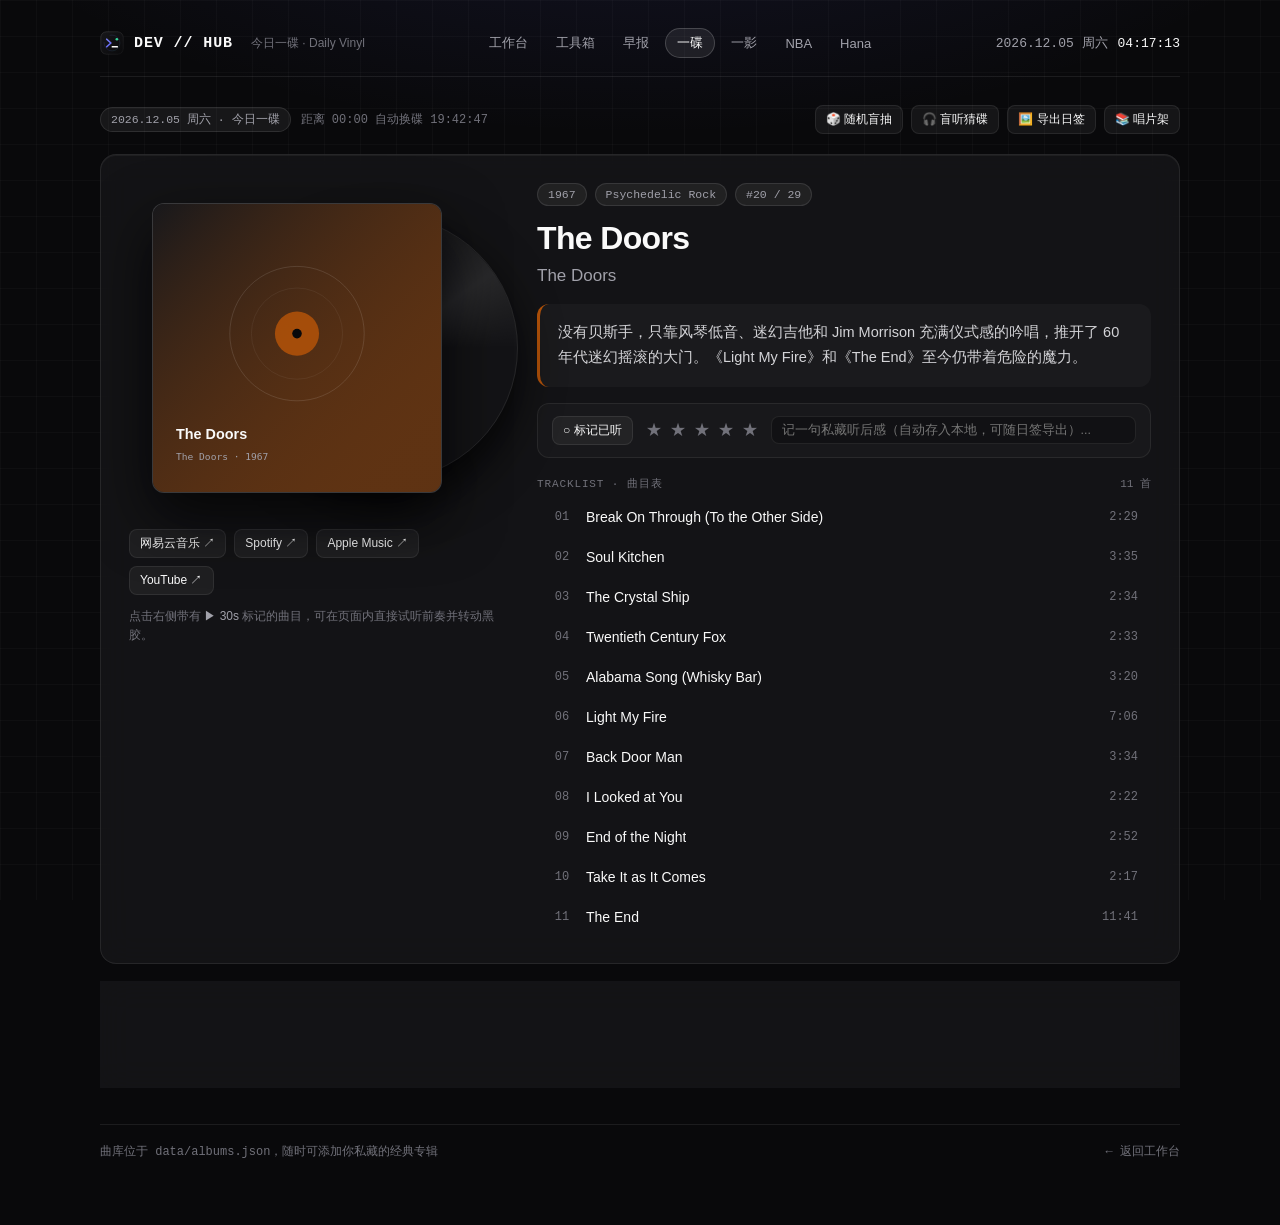
<file: vinyl/index.html>
<!DOCTYPE html>
<html lang="zh-CN">
<head>
  <meta charset="UTF-8" />
  <meta name="viewport" content="width=device-width, initial-scale=1.0" />
  <title>今日一碟 · Daily Vinyl</title>
  <link rel="icon" type="image/svg+xml" href="../assets/icon.svg" />
  <link rel="stylesheet" href="../assets/theme.css" />
  <style>
    .ambient-glow {
      position: fixed;
      inset: 0;
      pointer-events: none;
      z-index: -1;
      transition: background 0.8s ease;
    }

    .vinyl-layout {
      display: grid;
      grid-template-columns: 380px minmax(0, 1fr);
      gap: 28px;
      align-items: start;
    }

    .vinyl-layout > *,
    .quiz-layout > * {
      min-width: 0;
    }

    .vinyl-main-card {
      padding: 28px;
    }

    .sleeve-stage {
      position: relative;
      padding: 20px 44px 20px 0;
      display: flex;
      justify-content: center;
    }

    .sleeve-wrap {
      position: relative;
      width: 290px;
      height: 290px;
    }

    .album-cover {
      position: relative;
      z-index: 2;
      width: 290px;
      height: 290px;
      border-radius: 12px;
      object-fit: cover;
      border: 1px solid rgba(255, 255, 255, 0.14);
      box-shadow: 0 24px 60px rgba(0, 0, 0, 0.72);
      background: #18181b;
    }

    .vinyl-record {
      position: absolute;
      top: 12px;
      right: -76px;
      width: 266px;
      height: 266px;
      border-radius: 50%;
      z-index: 1;
      background:
        radial-gradient(circle at center, #09090b 0 4%, var(--vinyl-accent, #6366f1) 4.5% 19%, #141416 19.5% 21%,
          repeating-radial-gradient(circle at center, #111113 0 2px, #1c1c20 2px 4px) 21% 98%, #09090b 98% 100%);
      box-shadow: 0 18px 44px rgba(0, 0, 0, 0.75);
      border: 1px solid rgba(255, 255, 255, 0.08);
      transition: transform 0.5s ease;
    }

    .vinyl-record::after {
      content: '';
      position: absolute;
      inset: 0;
      border-radius: 50%;
      background: conic-gradient(
        from 20deg,
        transparent 0deg,
        rgba(255, 255, 255, 0.09) 35deg,
        transparent 70deg,
        transparent 180deg,
        rgba(255, 255, 255, 0.07) 215deg,
        transparent 250deg
      );
    }

    .vinyl-record.spinning {
      animation: spin 7s linear infinite;
    }

    @keyframes spin {
      from { transform: translateX(18px) rotate(0deg); }
      to { transform: translateX(18px) rotate(360deg); }
    }

    .vinyl-meta-badges {
      display: flex;
      flex-wrap: wrap;
      align-items: center;
      gap: 8px;
      margin-bottom: 14px;
    }

    .pill-badge {
      font-family: var(--font-mono);
      font-size: 11.5px;
      padding: 4px 10px;
      border-radius: 999px;
      background: rgba(255, 255, 255, 0.06);
      border: 1px solid rgba(255, 255, 255, 0.1);
      color: var(--text-secondary);
    }

    .album-heading {
      margin: 0 0 8px;
      font-size: 32px;
      line-height: 1.18;
      letter-spacing: -0.02em;
    }

    .album-artist {
      font-size: 17px;
      color: var(--text-secondary);
      margin-bottom: 18px;
    }

    .review-box {
      padding: 16px 18px;
      border-radius: 12px;
      background: rgba(255, 255, 255, 0.03);
      border-left: 3px solid var(--vinyl-accent, #6366f1);
      font-size: 14.5px;
      line-height: 1.75;
      color: #d4d4d8;
      margin-bottom: 16px;
    }

    /* Personal Log Bar */
    .personal-log-bar {
      display: flex;
      flex-wrap: wrap;
      align-items: center;
      gap: 10px;
      padding: 12px 14px;
      border-radius: 12px;
      background: rgba(255, 255, 255, 0.025);
      border: 1px solid rgba(255, 255, 255, 0.07);
      margin-bottom: 18px;
    }

    .btn-listened.active {
      background: rgba(16, 185, 129, 0.18);
      border-color: rgba(16, 185, 129, 0.5);
      color: #6ee7b7;
    }

    .star-rating {
      display: inline-flex;
      align-items: center;
      gap: 2px;
    }

    .star-btn {
      border: 0;
      background: transparent;
      padding: 2px 3px;
      font-size: 16px;
      line-height: 1;
      color: var(--text-muted);
      transition: transform 0.12s ease, color 0.12s ease;
    }

    .star-btn:hover {
      transform: scale(1.18);
    }

    .star-btn.filled {
      color: #fbbf24;
    }

    .note-input {
      flex: 1;
      min-width: 180px;
      background: rgba(0, 0, 0, 0.25);
      border: 1px solid rgba(255, 255, 255, 0.08);
      border-radius: 8px;
      padding: 6px 10px;
      color: var(--text);
      font-size: 12.5px;
      outline: none;
    }

    .note-input:focus {
      border-color: var(--vinyl-accent, #6366f1);
    }

    .now-playing-bar {
      display: none;
      align-items: center;
      justify-content: space-between;
      gap: 12px;
      padding: 10px 14px;
      margin-bottom: 14px;
      border-radius: 10px;
      background: rgba(99, 102, 241, 0.12);
      border: 1px solid rgba(99, 102, 241, 0.3);
      font-size: 13px;
    }

    .now-playing-bar.visible {
      display: flex;
    }

    .progress-track {
      position: relative;
      flex: 1;
      height: 18px;
      display: flex;
      align-items: center;
      cursor: pointer;
      touch-action: none;
    }

    .progress-rail {
      position: relative;
      width: 100%;
      height: 5px;
      border-radius: 999px;
      background: rgba(255, 255, 255, 0.14);
    }

    .progress-fill {
      position: relative;
      height: 100%;
      width: 0%;
      border-radius: 999px;
      background: var(--vinyl-accent, #818cf8);
    }

    .progress-thumb {
      position: absolute;
      right: -6px;
      top: 50%;
      width: 12px;
      height: 12px;
      border-radius: 50%;
      background: #fafafa;
      border: 2px solid var(--vinyl-accent, #818cf8);
      transform: translateY(-50%) scale(0.9);
      transition: transform 0.12s ease;
      box-shadow: 0 0 8px rgba(0, 0, 0, 0.5);
    }

    .progress-track:hover .progress-thumb,
    .progress-track.dragging .progress-thumb {
      transform: translateY(-50%) scale(1.2);
    }

    .tracklist {
      list-style: none;
      margin: 0;
      padding: 0;
      display: flex;
      flex-direction: column;
      gap: 4px;
    }

    .track-item {
      display: flex;
      align-items: center;
      justify-content: space-between;
      gap: 12px;
      padding: 9px 12px;
      border-radius: 10px;
      border: 1px solid transparent;
      transition: all 0.16s ease;
    }

    .track-item.playable {
      cursor: pointer;
    }

    .track-item:hover {
      background: rgba(255, 255, 255, 0.05);
      border-color: rgba(255, 255, 255, 0.08);
    }

    .track-item.active {
      background: rgba(255, 255, 255, 0.08);
      border-color: var(--vinyl-accent, rgba(99, 102, 241, 0.5));
    }

    .track-left {
      display: flex;
      align-items: center;
      gap: 12px;
      min-width: 0;
    }

    .track-num {
      width: 24px;
      font-family: var(--font-mono);
      font-size: 12px;
      color: var(--text-muted);
      text-align: center;
      flex-shrink: 0;
    }

    .track-title {
      font-size: 14px;
      white-space: nowrap;
      overflow: hidden;
      text-overflow: ellipsis;
    }

    .track-right {
      display: flex;
      align-items: center;
      gap: 10px;
      font-family: var(--font-mono);
      font-size: 12px;
      color: var(--text-muted);
      flex-shrink: 0;
    }

    .preview-chip {
      font-size: 10.5px;
      padding: 2px 7px;
      border-radius: 6px;
      background: rgba(255, 255, 255, 0.06);
      color: var(--text-secondary);
    }

    .listen-links {
      display: flex;
      flex-wrap: wrap;
      gap: 8px;
      margin-top: 16px;
    }

    /* Focus Room Bar */
    .focus-bar {
      display: flex;
      align-items: center;
      justify-content: space-between;
      flex-wrap: wrap;
      gap: 14px;
      margin-top: 18px;
      padding: 16px 22px;
    }

    .focus-group {
      display: flex;
      align-items: center;
      flex-wrap: wrap;
      gap: 8px;
    }

    .btn-ambient.active {
      background: rgba(245, 158, 11, 0.18);
      border-color: rgba(245, 158, 11, 0.55);
      color: #fde68a;
    }

    .pomo-display {
      font-family: var(--font-mono);
      font-size: 18px;
      font-weight: 700;
      font-variant-numeric: tabular-nums;
      min-width: 64px;
      text-align: center;
      color: var(--text);
    }

    /* Blind Guess Quiz Panel */
    .quiz-panel {
      margin-bottom: 18px;
      padding: 24px;
      border-color: rgba(99, 102, 241, 0.32);
    }

    .quiz-layout {
      display: grid;
      grid-template-columns: 220px minmax(0, 1fr);
      gap: 24px;
      align-items: center;
    }

    .quiz-cover-box {
      position: relative;
      width: 220px;
      height: 220px;
      border-radius: 14px;
      overflow: hidden;
      border: 1px solid rgba(255, 255, 255, 0.14);
      background: #18181b;
      flex-shrink: 0;
    }

    .quiz-cover-img {
      position: relative;
      z-index: 1;
      width: 100%;
      height: 100%;
      object-fit: cover;
      transition: filter 0.45s ease, transform 0.45s ease;
    }

    .quiz-cover-img.blurred {
      filter: blur(22px) scale(1.1);
    }

    .quiz-mystery-mask {
      position: absolute;
      inset: 0;
      z-index: 3;
      display: flex;
      flex-direction: column;
      align-items: center;
      justify-content: center;
      gap: 10px;
      background:
        radial-gradient(circle at 50% 40%, rgba(99, 102, 241, 0.12), transparent 65%),
        #0d0d11;
      transition: opacity 0.4s ease;
      pointer-events: none;
    }

    .quiz-mystery-mask.revealed {
      opacity: 0;
    }

    .quiz-mystery-vinyl {
      width: 118px;
      height: 118px;
      border-radius: 50%;
      display: flex;
      align-items: center;
      justify-content: center;
      background:
        radial-gradient(circle at center, #09090b 0 6%, #27272a 6.5% 28%, #141416 28.5% 30%,
          repeating-radial-gradient(circle at center, #111113 0 2px, #1c1c21 2px 4px) 30% 97%, #09090b 97% 100%);
      border: 1px solid rgba(255, 255, 255, 0.14);
      box-shadow: 0 12px 30px rgba(0, 0, 0, 0.75);
    }

    .quiz-mystery-vinyl.spinning {
      animation: spin-mystery 6s linear infinite;
    }

    @keyframes spin-mystery {
      from { transform: rotate(0deg); }
      to { transform: rotate(360deg); }
    }

    .quiz-mystery-q {
      font-family: var(--font-mono);
      font-size: 20px;
      font-weight: 700;
      color: #e4e4e7;
    }

    .quiz-mystery-label {
      font-family: var(--font-mono);
      font-size: 10.5px;
      letter-spacing: 0.14em;
      color: var(--text-muted);
    }

    .quiz-options {
      display: grid;
      grid-template-columns: repeat(2, minmax(0, 1fr));
      gap: 10px;
      margin-top: 14px;
    }

    .quiz-opt {
      padding: 12px 14px;
      border-radius: 10px;
      background: rgba(255, 255, 255, 0.04);
      border: 1px solid rgba(255, 255, 255, 0.1);
      text-align: left;
      transition: all 0.16s ease;
    }

    .quiz-opt:hover:not(:disabled) {
      background: rgba(255, 255, 255, 0.08);
      border-color: var(--border-hover);
    }

    .quiz-opt.correct {
      background: rgba(16, 185, 129, 0.18);
      border-color: rgba(16, 185, 129, 0.65);
      color: #6ee7b7;
    }

    .quiz-opt.wrong {
      background: rgba(244, 63, 94, 0.16);
      border-color: rgba(244, 63, 94, 0.55);
      color: #fda4af;
    }

    /* Tactile Vinyl Crate Drawer */
    .vinyl-shelf-panel {
      width: min(860px, 100vw);
    }

    .shelf-controls {
      display: flex;
      align-items: center;
      justify-content: space-between;
      flex-wrap: wrap;
      gap: 10px;
      margin-bottom: 18px;
    }

    .shelf-search {
      background: rgba(255, 255, 255, 0.04);
      border: 1px solid var(--border);
      border-radius: 10px;
      padding: 7px 12px;
      color: var(--text);
      font-size: 13px;
      min-width: 220px;
      outline: none;
      transition: border-color 0.16s ease;
    }

    .shelf-search:focus {
      border-color: var(--vinyl-accent, #6366f1);
    }

    .crate-grid {
      display: grid;
      grid-template-columns: repeat(auto-fill, minmax(168px, 1fr));
      gap: 24px 16px;
      padding-top: 12px;
    }

    .crate-card {
      position: relative;
      display: flex;
      flex-direction: column;
      padding: 12px 12px 14px;
      border-radius: 14px;
      background: linear-gradient(180deg, rgba(255, 255, 255, 0.035) 0%, rgba(255, 255, 255, 0.015) 100%);
      border: 1px solid rgba(255, 255, 255, 0.07);
      border-bottom: 3px solid rgba(255, 255, 255, 0.12);
      text-align: left;
      transition: transform 0.2s ease, border-color 0.2s ease, background 0.2s ease, box-shadow 0.2s ease;
    }

    .crate-card:hover {
      transform: translateY(-3px);
      background: rgba(255, 255, 255, 0.06);
      border-color: var(--border-hover);
      box-shadow: 0 14px 30px -12px rgba(0, 0, 0, 0.75);
    }

    .crate-card.selected {
      border-color: var(--crate-accent, #6366f1);
      border-bottom-color: var(--crate-accent, #6366f1);
      background: rgba(99, 102, 241, 0.11);
      box-shadow: 0 0 0 1px rgba(255, 255, 255, 0.06), 0 12px 28px -10px rgba(99, 102, 241, 0.35);
    }

    .crate-sleeve-stage {
      position: relative;
      width: 100%;
      aspect-ratio: 1 / 1;
      margin-top: 8px;
      margin-bottom: 12px;
    }

    .crate-disc {
      position: absolute;
      top: -10px;
      left: 50%;
      width: 82%;
      height: 82%;
      border-radius: 50%;
      transform: translateX(-50%);
      background:
        radial-gradient(circle at center, #09090b 0 6%, var(--crate-accent, #6366f1) 6.5% 23%, #141416 23.5% 26%,
          repeating-radial-gradient(circle at center, #111113 0 2px, #1d1d21 2px 4px) 26% 97%, #09090b 97% 100%);
      border: 1px solid rgba(255, 255, 255, 0.12);
      box-shadow: 0 6px 16px rgba(0, 0, 0, 0.65);
      transition: transform 0.28s cubic-bezier(0.22, 1, 0.36, 1);
      z-index: 1;
    }

    .crate-card:hover .crate-disc,
    .crate-card.selected .crate-disc {
      transform: translateX(-50%) translateY(-14px) rotate(24deg);
    }

    .crate-cover {
      position: relative;
      z-index: 2;
      width: 100%;
      height: 100%;
      border-radius: 9px;
      object-fit: cover;
      background: #18181b;
      border: 1px solid rgba(255, 255, 255, 0.14);
      box-shadow: 0 10px 22px rgba(0, 0, 0, 0.62);
      display: block;
    }

    .crate-now-badge {
      position: absolute;
      top: 8px;
      left: 8px;
      z-index: 3;
      padding: 2px 7px;
      border-radius: 6px;
      font-family: var(--font-mono);
      font-size: 10px;
      font-weight: 700;
      letter-spacing: 0.06em;
      background: rgba(9, 9, 11, 0.84);
      color: #fafafa;
      border: 1px solid var(--crate-accent, #6366f1);
      backdrop-filter: blur(6px);
    }

    .crate-meta-top {
      display: flex;
      justify-content: space-between;
      align-items: center;
      gap: 6px;
      font-family: var(--font-mono);
      font-size: 10.5px;
      color: var(--text-muted);
      margin-bottom: 4px;
    }

    .crate-title {
      font-size: 13.5px;
      font-weight: 600;
      line-height: 1.35;
      color: var(--text);
      margin-bottom: 3px;
      display: -webkit-box;
      -webkit-line-clamp: 2;
      -webkit-box-orient: vertical;
      overflow: hidden;
    }

    .crate-artist {
      font-size: 11.5px;
      color: var(--text-secondary);
      white-space: nowrap;
      overflow: hidden;
      text-overflow: ellipsis;
    }

    @media (max-width: 860px) {
      .vinyl-layout,
      .quiz-layout {
        grid-template-columns: minmax(0, 1fr);
        gap: 20px;
      }

      .quiz-cover-box {
        margin: 0 auto;
      }

      .quiz-opt {
        min-width: 0;
        overflow-wrap: anywhere;
      }

      .vinyl-main-card {
        padding: 18px 16px;
      }

      .quiz-panel {
        padding: 18px 16px;
      }

      .quiz-options {
        grid-template-columns: minmax(0, 1fr);
      }

      .sleeve-stage {
        padding: 12px 32px 12px 0;
      }

      .sleeve-wrap,
      .album-cover {
        width: 230px;
        height: 230px;
      }

      .vinyl-record {
        width: 210px;
        height: 210px;
        right: -58px;
      }
    }

    @media (max-width: 640px) {
      .sleeve-stage {
        padding: 8px 44px 8px 0;
      }

      .sleeve-wrap,
      .album-cover {
        width: 184px;
        height: 184px;
      }

      .vinyl-record {
        width: 168px;
        height: 168px;
        top: 8px;
        right: -44px;
      }

      .vinyl-record.spinning {
        animation: spin-mobile 7s linear infinite;
      }

      @keyframes spin-mobile {
        from { transform: translateX(10px) rotate(0deg); }
        to { transform: translateX(10px) rotate(360deg); }
      }

      .album-heading {
        font-size: 24px;
        overflow-wrap: anywhere;
      }

      .album-artist {
        font-size: 15px;
        margin-bottom: 14px;
      }

      .review-box {
        padding: 13px 14px;
        font-size: 13.5px;
      }

      .note-input {
        min-width: 0;
        width: 100%;
        flex-basis: 100%;
      }

      .now-playing-bar {
        flex-wrap: wrap;
        gap: 8px 10px;
        padding: 10px 12px;
      }

      .now-playing-bar .progress-track {
        order: 3;
        flex-basis: 100%;
      }

      #nowPlayingTitle {
        max-width: none !important;
        flex: 1;
        min-width: 0;
      }

      .track-item {
        padding: 8px;
        gap: 8px;
      }

      .track-left {
        gap: 8px;
      }

      .track-title {
        font-size: 13px;
      }

      .quiz-cover-box {
        width: 176px;
        height: 176px;
      }

      .focus-bar {
        padding: 14px 16px;
        gap: 10px;
      }

      .shelf-search {
        min-width: 0;
        width: 100%;
      }

      .crate-grid {
        grid-template-columns: repeat(2, minmax(0, 1fr));
        gap: 16px 12px;
      }

      .crate-card {
        padding: 10px 10px 12px;
      }
    }
  </style>
</head>
<body>
  <div class="ambient-glow" id="ambientGlow"></div>

  <div class="container">
    <header class="topbar">
      <div class="brand">
        <img class="brand-icon" src="../assets/icon.svg" alt="DEV // HUB" />
        <a class="brand-title" href="../">DEV // HUB</a>
        <span class="brand-sub">今日一碟 · Daily Vinyl</span>
      </div>

      <nav class="nav-pills" aria-label="主导航">
        <a class="nav-pill" href="../">工作台</a>
        <a class="nav-pill" href="../tools/">工具箱</a>
        <a class="nav-pill" href="../digest/">早报</a>
        <a class="nav-pill active" href="./">一碟</a>
        <a class="nav-pill" href="../film/">一影</a>
        <a class="nav-pill" href="../nba/">NBA</a>
        <a class="nav-pill" href="../hana/">Hana</a>
      </nav>

      <div class="clock-box">
        <span id="clockDate">----.--.--</span>
        <span class="clock-time" id="clockTime">--:--:--</span>
      </div>
    </header>

    <div style="display:flex;align-items:center;justify-content:space-between;flex-wrap:wrap;gap:12px;margin-bottom:20px;">
      <div style="display:flex;align-items:center;gap:10px;flex-wrap:wrap;">
        <span class="pill-badge" id="dayBadge">今日推荐</span>
        <span style="font-family:var(--font-mono);font-size:12px;color:var(--text-muted);" id="midnightCountdown">距离零点换碟 --:--:--</span>
      </div>
      <div style="display:flex;gap:8px;flex-wrap:wrap;">
        <button class="btn btn-sm" id="btnToday" style="display:none;">回到今日</button>
        <button class="btn btn-sm" id="btnRandom">🎲 随机盲抽</button>
        <button class="btn btn-sm" id="btnToggleQuiz">🎧 盲听猜碟</button>
        <button class="btn btn-sm" id="btnExportPoster">🖼️ 导出日签</button>
        <button class="btn btn-sm" id="btnToggleShelf">📚 唱片架</button>
      </div>
    </div>

    <!-- 盲听猜碟小游戏面板 -->
    <section class="card quiz-panel" id="quizPanel" style="display:none;" aria-label="盲听猜碟挑战">
      <div class="card-header" style="margin-bottom:14px;">
        <div style="display:flex;align-items:center;gap:10px;flex-wrap:wrap;">
          <span class="card-kicker">🎧 Blind Vinyl Quiz · 盲听猜碟</span>
          <span class="pill-badge" id="quizStreakBadge">连胜 0 · 最高 0</span>
        </div>
        <button class="btn btn-sm" id="btnCloseQuiz">收起</button>
      </div>

      <div class="quiz-layout">
        <div class="quiz-cover-box">
          <img class="quiz-cover-img blurred" id="quizCover" alt="盲猜封面" />
          <div class="quiz-mystery-mask" id="quizMysteryMask">
            <div class="quiz-mystery-vinyl" id="quizMysteryVinyl">
              <span class="quiz-mystery-q">?</span>
            </div>
            <span class="quiz-mystery-label">BLIND LISTEN</span>
          </div>
        </div>

        <div>
          <div style="display:flex;align-items:center;justify-content:space-between;flex-wrap:wrap;gap:8px;margin-bottom:6px;">
            <div style="font-size:15px;font-weight:600;" id="quizPrompt">正在抽取今日谜题...</div>
            <button class="btn btn-sm" id="btnQuizClue" style="display:none;padding:3px 9px;font-size:11.5px;">💡 显示提示</button>
          </div>
          <div style="font-size:12.5px;color:var(--text-muted);margin-bottom:12px;" id="quizHint">封面已隐藏 · 点击播放 30 秒前奏猜出对应唱片</div>

          <div class="now-playing-bar visible" id="quizPlayerBar" style="margin-bottom:12px;">
            <button class="btn btn-sm" id="btnQuizPlay">▶ 播放前奏</button>
            <div class="progress-track" id="quizProgressTrack">
              <div class="progress-rail">
                <div class="progress-fill" id="quizProgressFill"></div>
              </div>
            </div>
            <span id="quizTimeLabel" style="font-family:var(--font-mono);font-size:11px;color:var(--text-muted);min-width:48px;text-align:right;">0:00</span>
          </div>

          <div class="quiz-options" id="quizOptions"></div>

          <div style="display:flex;align-items:center;justify-content:space-between;flex-wrap:wrap;gap:10px;margin-top:14px;">
            <span id="quizResultText" style="font-size:13px;color:var(--text-secondary);"></span>
            <button class="btn btn-sm btn-primary" id="btnNextQuiz" style="display:none;">下一题 →</button>
          </div>
        </div>
      </div>
    </section>

    <main class="card vinyl-main-card">
      <div class="vinyl-layout">
        <div>
          <div class="sleeve-stage">
            <div class="sleeve-wrap">
              <img class="album-cover" id="albumCover" alt="专辑封面" />
              <div class="vinyl-record" id="vinylRecord"></div>
            </div>
          </div>

          <div class="listen-links" id="listenLinks"></div>
          <p style="font-size:12px;color:var(--text-muted);margin:12px 0 0;line-height:1.6;">
            点击右侧带有 <span style="color:var(--text-secondary);">▶ 30s</span> 标记的曲目，可在页面内直接试听前奏并转动黑胶。
          </p>
        </div>

        <div>
          <div class="vinyl-meta-badges">
            <span class="pill-badge" id="albumYear">----</span>
            <span class="pill-badge" id="albumGenre">Rock</span>
            <span class="pill-badge" id="albumIndexBadge">#01</span>
          </div>

          <h1 class="album-heading" id="albumTitle">加载中...</h1>
          <div class="album-artist" id="albumArtist">—</div>

          <div class="review-box" id="albumReview">正在从唱片架取出今天的经典摇滚专辑...</div>

          <!-- 个人听过打卡 & 评分 & 一句话短评 -->
          <div class="personal-log-bar" aria-label="个人听歌记录">
            <button class="btn btn-sm btn-listened" id="btnListened">○ 标记已听</button>
            <div class="star-rating" id="starRating" role="group" aria-label="专辑评分">
              <button class="star-btn" data-star="1" title="1 星">★</button>
              <button class="star-btn" data-star="2" title="2 星">★</button>
              <button class="star-btn" data-star="3" title="3 星">★</button>
              <button class="star-btn" data-star="4" title="4 星">★</button>
              <button class="star-btn" data-star="5" title="5 星">★</button>
            </div>
            <input
              type="text"
              class="note-input"
              id="albumNoteInput"
              maxlength="80"
              placeholder="记一句私藏听后感（自动存入本地，可随日签导出）..."
            />
          </div>

          <div class="now-playing-bar" id="nowPlayingBar">
            <button class="btn btn-sm" id="btnPlayPause">⏸ 暂停</button>
            <span id="nowPlayingTitle" style="font-weight:500;white-space:nowrap;overflow:hidden;text-overflow:ellipsis;max-width:180px;">—</span>
            <div class="progress-track" id="progressTrack" role="slider" aria-label="播放进度" aria-valuemin="0" aria-valuemax="100" aria-valuenow="0" tabindex="0">
              <div class="progress-rail">
                <div class="progress-fill" id="progressFill">
                  <span class="progress-thumb"></span>
                </div>
              </div>
            </div>
            <span id="audioTimeLabel" style="font-family:var(--font-mono);font-size:11px;color:var(--text-muted);font-variant-numeric:tabular-nums;min-width:66px;text-align:right;">0:00 / 0:30</span>
          </div>

          <div class="card-header" style="margin-bottom:8px;">
            <span class="card-kicker">Tracklist · 曲目表</span>
            <span style="font-family:var(--font-mono);font-size:11px;color:var(--text-muted);" id="trackCount">0 首</span>
          </div>

          <ul class="tracklist" id="tracklist"></ul>
        </div>
      </div>
    </main>

    <!-- 专注唱机栏：Web Audio 黑胶底噪 / 雨声 + 极简番茄钟 -->
    <section class="card focus-bar" aria-label="专注唱机与番茄钟">
      <div class="focus-group">
        <span class="card-kicker" style="margin-right:4px;">Focus Room · 合成氛围音</span>
        <button class="btn btn-sm btn-ambient" id="btnVinylNoise">📻 黑胶底噪</button>
        <button class="btn btn-sm btn-ambient" id="btnRainNoise">🌧️ 深夜雨声</button>
        <span style="font-family:var(--font-mono);font-size:11px;color:var(--text-muted);" id="ambientStatus">纯 Web Audio 合成 · 零流量</span>
      </div>

      <div class="focus-group">
        <button class="btn btn-sm" id="btnPomoMode">🍅 专注 25m</button>
        <span class="pomo-display" id="pomoDisplay">25:00</span>
        <button class="btn btn-sm btn-primary" id="btnPomoToggle">开始</button>
        <button class="btn btn-sm" id="btnPomoReset">重置</button>
      </div>
    </section>

    <footer class="footer">
      <span>曲库位于 data/albums.json，随时可添加你私藏的经典专辑</span>
      <a href="../">← 返回工作台</a>
    </footer>
  </div>

  <!-- 唱片架滑出抽屉（近期 7 天 / 全部曲库 / 已听筛选 / 搜索） -->
  <div class="drawer-backdrop" id="shelfDrawer" role="dialog" aria-modal="true" aria-label="唱片架">
    <div class="drawer-panel vinyl-shelf-panel">
      <div class="drawer-header">
        <div style="display:flex;align-items:center;gap:10px;flex-wrap:wrap;">
          <span class="card-kicker">Vinyl Crate · 唱片架</span>
          <span class="pill-badge" id="shelfSummary">已听 0 / 0</span>
        </div>
        <button class="btn btn-sm" id="btnCloseShelf">✕ 关闭</button>
      </div>
      <div class="drawer-body">
        <div class="shelf-controls">
          <div class="qotd-tabs" role="tablist" aria-label="唱片架筛选">
            <button class="qotd-tab active" data-shelf-tab="recent">近期 7 天</button>
            <button class="qotd-tab" data-shelf-tab="all" id="tabAllAlbums">全部曲库</button>
            <button class="qotd-tab" data-shelf-tab="listened">✓ 已听</button>
            <button class="qotd-tab" data-shelf-tab="unlistened">○ 未听</button>
          </div>
          <input
            type="search"
            class="shelf-search"
            id="shelfSearchInput"
            placeholder="搜索专辑、乐队、流派或年份..."
            aria-label="搜索唱片架"
          />
        </div>
        <div class="crate-grid" id="shelfGrid"></div>
      </div>
    </div>
  </div>

  <audio id="audioPlayer" preload="none"></audio>
  <audio id="quizAudio" preload="none"></audio>
  <script type="module" src="../assets/vinyl.js"></script>
</body>
</html>
</file>
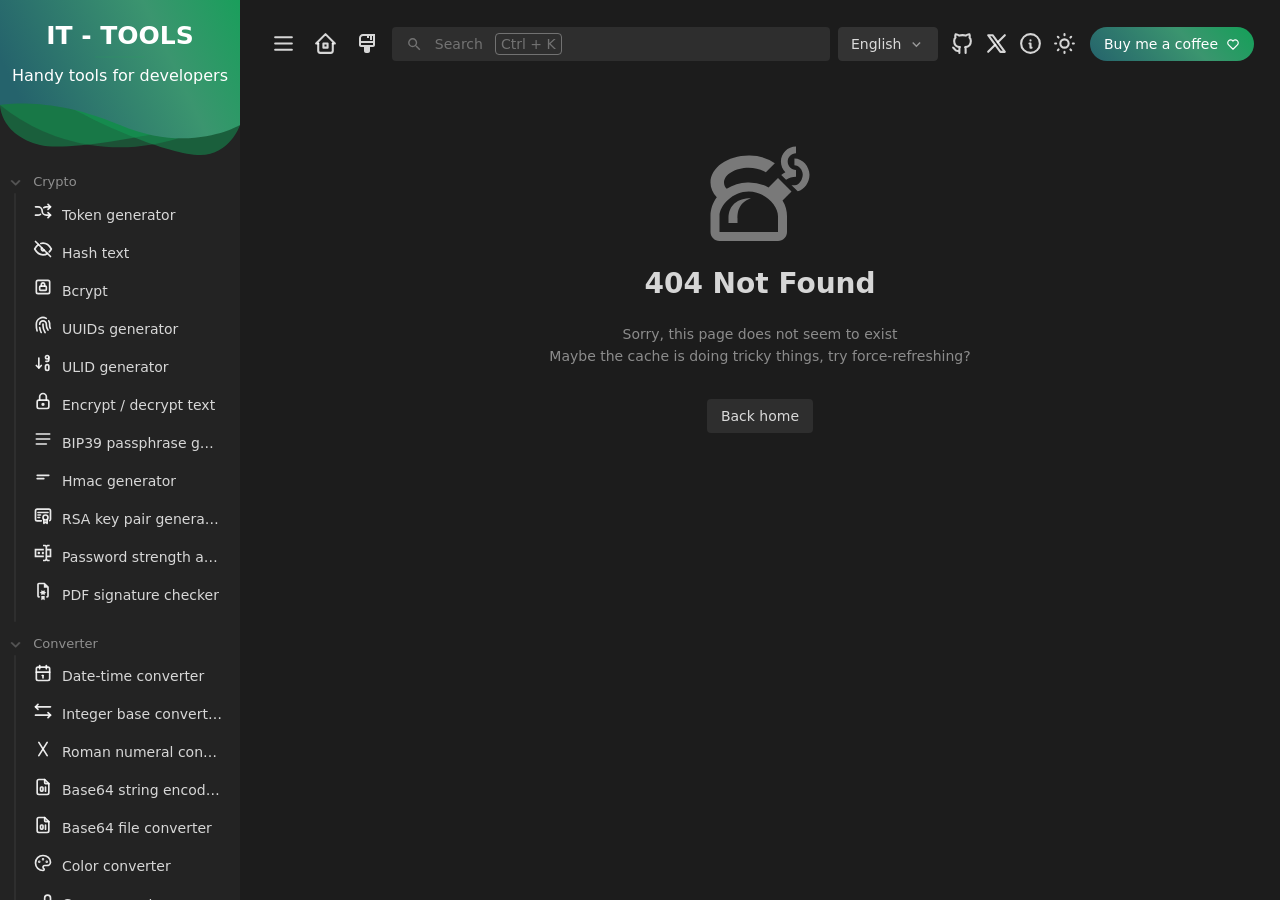
<file: apps/it-tools/index.html>
<!DOCTYPE html>
<html lang="en">
  <head>
    <meta charset="UTF-8" />
    <link rel="icon" href="favicon.ico" />
    <meta name="viewport" content="width=device-width, initial-scale=1.0" />
    <title>IT Tools - Handy online tools for developers</title>
    <meta itemprop="name" content="IT Tools - Handy online tools for developers" />
    <meta
      name="description"
      content="Collection of handy online tools for developers, with great UX. IT Tools is a free and open-source collection of handy online tools for developers & people working in IT."
    />
    <meta
      itemprop="description"
      content="Collection of handy online tools for developers, with great UX. IT Tools is a free and open-source collection of handy online tools for developers & people working in IT."
    />
    <link rel="author" href="humans.txt" />
    <link rel="canonical" href="https://it-tools.tech" />

    <link rel="apple-touch-icon" sizes="180x180" href="apple-touch-icon.png" />
    <link rel="icon" type="image/png" sizes="32x32" href="favicon-32x32.png" />
    <link rel="icon" type="image/png" sizes="16x16" href="favicon-16x16.png" />
    <link rel="mask-icon" href="safari-pinned-tab.svg" color="#18a058" />
    <meta name="msapplication-TileColor" content="#da532c" />
    <meta name="theme-color" content="#ffffff" />

    <meta property="og:url" content="https://it-tools.tech/" />
    <meta property="og:type" content="website" />
    <meta property="og:title" content="IT Tools - Handy online tools for developers" />
    <meta
      property="og:description"
      content="Collection of handy online tools for developers, with great UX. IT Tools is a free and open-source collection of handy online tools for developers & people working in IT."
    />
    <meta property="og:image" content="https://it-tools.tech/banner.png?v=2" />

    <meta name="twitter:card" content="summary_large_image" />
    <meta name="twitter:site" content="@ittoolsdottech" />
    <meta name="twitter:creator" content="@cthmsst" />

    <meta name="twitter:title" content="IT Tools - Handy online tools for developers" />
    <meta
      name="twitter:description"
      content="Collection of handy online tools for developers, with great UX. IT Tools is a free and open-source collection of handy online tools for developers & people working in IT."
    />
    <meta name="twitter:image" content="https://it-tools.tech/banner.png?v=2" />
    <meta name="twitter:image:alt" content="IT Tools - Handy online tools for developers" />
    <script type="module" crossorigin src="/apps/it-tools/assets/index-2d7dc2fc.js"></script>
    <link rel="stylesheet" href="/apps/it-tools/assets/index-5da4700d.css">
  <link rel="manifest" href="/apps/it-tools/manifest.webmanifest"></head>
  <body>
    <div id="app"></div>
    
  </body>
</html>
</file>
<file: assets/theme.css>
:root {
  --bg: #09090b;
  --bg-elevated: rgba(24, 24, 27, 0.72);
  --bg-elevated-hover: rgba(30, 30, 35, 0.86);
  --border: rgba(255, 255, 255, 0.08);
  --border-hover: rgba(255, 255, 255, 0.18);
  --text: #fafafa;
  --text-secondary: #a1a1aa;
  --text-muted: #71717a;
  --accent: #6366f1;
  --accent-soft: rgba(99, 102, 241, 0.16);
  --emerald: #10b981;
  --amber: #f59e0b;
  --rose: #f43f5e;
  --radius: 16px;
  --radius-sm: 10px;
  --font-sans: 'Inter', -apple-system, BlinkMacSystemFont, 'SF Pro Text', 'PingFang SC', 'Helvetica Neue', sans-serif;
  --font-mono: 'JetBrains Mono', 'SF Mono', ui-monospace, SFMono-Regular, Menlo, Monaco, Consolas, monospace;
}

*,
*::before,
*::after {
  box-sizing: border-box;
}

html,
body {
  margin: 0;
  padding: 0;
  min-height: 100%;
  background-color: var(--bg);
  color: var(--text);
  font-family: var(--font-sans);
  -webkit-font-smoothing: antialiased;
  text-rendering: optimizeLegibility;
}

body {
  position: relative;
  overflow-x: hidden;
  background-image:
    radial-gradient(ellipse 80% 50% at 50% -20%, rgba(99, 102, 241, 0.14), transparent 70%),
    linear-gradient(rgba(255, 255, 255, 0.022) 1px, transparent 1px),
    linear-gradient(90deg, rgba(255, 255, 255, 0.022) 1px, transparent 1px);
  background-size: 100% 100%, 36px 36px, 36px 36px;
  background-attachment: fixed;
}

a {
  color: inherit;
  text-decoration: none;
}

button {
  font-family: inherit;
  color: inherit;
  cursor: pointer;
}

.container {
  width: 100%;
  max-width: 1120px;
  margin: 0 auto;
  padding: 28px 20px 64px;
}

/* Top Navigation Bar */
.topbar {
  display: flex;
  align-items: center;
  justify-content: space-between;
  gap: 16px;
  margin-bottom: 28px;
  padding-bottom: 18px;
  border-bottom: 1px solid var(--border);
}

.brand {
  display: flex;
  align-items: center;
  gap: 10px;
}

.brand-icon {
  width: 24px;
  height: 24px;
  border-radius: 6px;
  display: block;
  flex-shrink: 0;
}

.brand-dot {
  width: 10px;
  height: 10px;
  border-radius: 50%;
  background: var(--emerald);
  box-shadow: 0 0 12px rgba(16, 185, 129, 0.8);
}

.brand-title {
  font-family: var(--font-mono);
  font-size: 15px;
  font-weight: 600;
  letter-spacing: 0.06em;
}

.brand-sub {
  font-size: 12px;
  color: var(--text-muted);
  margin-left: 8px;
}

.nav-pills {
  display: flex;
  align-items: center;
  flex-wrap: wrap;
  gap: 4px;
}

.nav-pill {
  padding: 5px 11px;
  border-radius: 999px;
  font-size: 13px;
  color: var(--text-secondary);
  border: 1px solid transparent;
  transition: all 0.18s ease;
  white-space: nowrap;
}

.nav-pill:hover {
  color: var(--text);
  background: rgba(255, 255, 255, 0.05);
}

.nav-pill.active {
  color: var(--text);
  background: rgba(255, 255, 255, 0.08);
  border-color: var(--border-hover);
}

.clock-box {
  display: flex;
  align-items: center;
  gap: 10px;
  font-family: var(--font-mono);
  font-size: 13px;
  color: var(--text-secondary);
}

.clock-time {
  color: var(--text);
  font-weight: 500;
  font-variant-numeric: tabular-nums;
}

/* Cards */
.card {
  position: relative;
  display: flex;
  flex-direction: column;
  background: var(--bg-elevated);
  backdrop-filter: blur(16px);
  -webkit-backdrop-filter: blur(16px);
  border: 1px solid var(--border);
  border-radius: var(--radius);
  padding: 22px;
  box-shadow: inset 0 1px 0 rgba(255, 255, 255, 0.05);
  transition: border-color 0.2s ease, background-color 0.2s ease, transform 0.2s ease, box-shadow 0.2s ease;
  overflow: hidden;
}

.card-interactive:hover {
  border-color: var(--border-hover);
  background: var(--bg-elevated-hover);
  transform: translateY(-2px);
  box-shadow:
    inset 0 1px 0 rgba(255, 255, 255, 0.08),
    0 12px 32px -12px rgba(0, 0, 0, 0.65);
}

.card-header {
  display: flex;
  align-items: center;
  justify-content: space-between;
  gap: 12px;
  margin-bottom: 14px;
}

.card-kicker {
  display: inline-flex;
  align-items: center;
  gap: 8px;
  font-family: var(--font-mono);
  font-size: 11px;
  text-transform: uppercase;
  letter-spacing: 0.08em;
  color: var(--text-muted);
}

.kbd {
  display: inline-flex;
  align-items: center;
  justify-content: center;
  min-width: 22px;
  height: 22px;
  padding: 0 6px;
  border-radius: 6px;
  font-family: var(--font-mono);
  font-size: 11px;
  color: var(--text-secondary);
  background: rgba(255, 255, 255, 0.05);
  border: 1px solid rgba(255, 255, 255, 0.1);
}

.tags {
  display: flex;
  flex-wrap: wrap;
  gap: 6px;
  margin-top: auto;
  padding-top: 16px;
}

.tag {
  font-family: var(--font-mono);
  font-size: 11px;
  color: var(--text-secondary);
  background: rgba(255, 255, 255, 0.04);
  border: 1px solid rgba(255, 255, 255, 0.07);
  padding: 3px 8px;
  border-radius: 6px;
}

.btn {
  display: inline-flex;
  align-items: center;
  justify-content: center;
  gap: 6px;
  padding: 8px 14px;
  border-radius: var(--radius-sm);
  font-size: 13px;
  font-weight: 500;
  border: 1px solid var(--border);
  background: rgba(255, 255, 255, 0.05);
  color: var(--text);
  transition: all 0.18s ease;
}

.btn:hover {
  background: rgba(255, 255, 255, 0.1);
  border-color: var(--border-hover);
}

.btn-primary {
  background: rgba(99, 102, 241, 0.2);
  border-color: rgba(99, 102, 241, 0.45);
  color: #e0e7ff;
}

.btn-primary:hover {
  background: rgba(99, 102, 241, 0.32);
  border-color: rgba(99, 102, 241, 0.7);
}

.btn-sm {
  padding: 5px 10px;
  font-size: 12px;
  border-radius: 8px;
}

/* Bento Grid on Home */
.bento-grid {
  display: grid;
  grid-template-columns: repeat(12, minmax(0, 1fr));
  gap: 16px;
}

.bento-grid > * {
  min-width: 0;
}

.col-span-4 { grid-column: span 4; }
.col-span-5 { grid-column: span 5; }
.col-span-6 { grid-column: span 6; }
.col-span-7 { grid-column: span 7; }
.col-span-8 { grid-column: span 8; }
.col-span-12 { grid-column: span 12; }

.tool-icon {
  width: 40px;
  height: 40px;
  border-radius: 10px;
  display: flex;
  align-items: center;
  justify-content: center;
  font-size: 19px;
  background: rgba(255, 255, 255, 0.05);
  border: 1px solid rgba(255, 255, 255, 0.09);
  margin-bottom: 14px;
}

.tool-title {
  margin: 0 0 6px;
  font-size: 19px;
  font-weight: 600;
  letter-spacing: -0.01em;
}

.tool-desc {
  margin: 0;
  font-size: 13.5px;
  line-height: 1.6;
  color: var(--text-secondary);
}

.arrow-hint {
  font-family: var(--font-mono);
  font-size: 12px;
  color: var(--text-muted);
  transition: transform 0.2s ease, color 0.2s ease;
}

.card-interactive:hover .arrow-hint {
  color: var(--text);
  transform: translate(2px, -2px);
}

/* Home Daily Vinyl Preview */
.vinyl-preview {
  display: flex;
  gap: 16px;
  align-items: center;
  margin-top: 4px;
}

.vinyl-thumb-wrap {
  position: relative;
  width: 96px;
  height: 96px;
  flex-shrink: 0;
}

.vinyl-thumb {
  width: 96px;
  height: 96px;
  border-radius: 10px;
  object-fit: cover;
  border: 1px solid rgba(255, 255, 255, 0.14);
  box-shadow: 0 10px 24px rgba(0, 0, 0, 0.5);
  position: relative;
  z-index: 2;
  background: #18181b;
}

.vinyl-disc-mini {
  position: absolute;
  top: 6px;
  right: -18px;
  width: 84px;
  height: 84px;
  border-radius: 50%;
  background:
    radial-gradient(circle at center, #18181b 0 14%, #6366f1 14% 26%, #111 27% 100%);
  border: 1px solid rgba(255, 255, 255, 0.12);
  z-index: 1;
  transition: transform 0.35s ease;
}

.card-interactive:hover .vinyl-disc-mini {
  transform: translateX(6px) rotate(45deg);
}

.vinyl-meta {
  min-width: 0;
  padding-left: 12px;
}

.vinyl-meta h3 {
  margin: 0 0 4px;
  font-size: 16px;
  font-weight: 600;
  white-space: nowrap;
  overflow: hidden;
  text-overflow: ellipsis;
}

.vinyl-meta .artist {
  font-size: 13px;
  color: var(--text-secondary);
  margin-bottom: 8px;
}

.vinyl-meta .snippet {
  font-size: 12.5px;
  line-height: 1.5;
  color: var(--text-muted);
  display: -webkit-box;
  -webkit-line-clamp: 2;
  -webkit-box-orient: vertical;
  overflow: hidden;
}

/* Home NBA Strip */
.nba-mini-list {
  display: grid;
  grid-template-columns: repeat(3, minmax(0, 1fr));
  gap: 10px;
  margin-top: 6px;
}

.nba-mini-game {
  padding: 10px 12px;
  border-radius: 10px;
  background: rgba(255, 255, 255, 0.03);
  border: 1px solid rgba(255, 255, 255, 0.06);
  font-family: var(--font-mono);
  font-size: 12px;
}

.nba-mini-status {
  font-size: 11px;
  color: var(--text-muted);
  margin-bottom: 6px;
  display: flex;
  justify-content: space-between;
}

.nba-mini-row {
  display: flex;
  justify-content: space-between;
  align-items: center;
  line-height: 1.6;
}

.live-badge {
  color: var(--rose);
  font-weight: 600;
}

.spoiler-hidden {
  filter: blur(7px);
  user-select: none;
  opacity: 0.45;
}

/* Scratchpad */
.scratchpad {
  width: 100%;
  min-height: 92px;
  resize: vertical;
  background: rgba(0, 0, 0, 0.28);
  border: 1px solid rgba(255, 255, 255, 0.07);
  border-radius: 10px;
  padding: 10px 12px;
  color: var(--text);
  font-family: var(--font-mono);
  font-size: 12.5px;
  line-height: 1.6;
  outline: none;
  transition: border-color 0.18s ease;
}

.scratchpad:focus {
  border-color: rgba(99, 102, 241, 0.55);
}

.quick-links {
  display: flex;
  flex-wrap: wrap;
  gap: 8px;
}

.quick-link {
  display: inline-flex;
  align-items: center;
  gap: 6px;
  padding: 7px 12px;
  border-radius: 10px;
  font-size: 13px;
  background: rgba(255, 255, 255, 0.035);
  border: 1px solid rgba(255, 255, 255, 0.07);
  color: var(--text-secondary);
  transition: all 0.18s ease;
}

.quick-link:hover {
  color: var(--text);
  border-color: var(--border-hover);
  background: rgba(255, 255, 255, 0.07);
}

.footer {
  margin-top: 36px;
  padding-top: 18px;
  border-top: 1px solid var(--border);
  display: flex;
  align-items: center;
  justify-content: space-between;
  flex-wrap: wrap;
  gap: 12px;
  font-size: 12px;
  color: var(--text-muted);
  font-family: var(--font-mono);
}

/* Source Badges & Compact Digest List */
.source-badge {
  display: inline-flex;
  align-items: center;
  justify-content: center;
  padding: 2px 7px;
  border-radius: 6px;
  font-family: var(--font-mono);
  font-size: 10.5px;
  font-weight: 600;
  letter-spacing: 0.03em;
  flex-shrink: 0;
  border: 1px solid transparent;
}

.source-hn {
  color: #fb923c;
  background: rgba(249, 115, 22, 0.12);
  border-color: rgba(249, 115, 22, 0.28);
}

.source-github {
  color: #e4e4e7;
  background: rgba(255, 255, 255, 0.08);
  border-color: rgba(255, 255, 255, 0.16);
}

.source-v2ex {
  color: #38bdf8;
  background: rgba(56, 189, 248, 0.12);
  border-color: rgba(56, 189, 248, 0.28);
}

.source-devto {
  color: #34d399;
  background: rgba(16, 185, 129, 0.12);
  border-color: rgba(16, 185, 129, 0.28);
}

.digest-mini-list {
  display: flex;
  flex-direction: column;
  gap: 8px;
}

.digest-mini-item {
  display: flex;
  align-items: center;
  justify-content: space-between;
  gap: 10px;
  padding: 7px 10px;
  border-radius: 9px;
  background: rgba(255, 255, 255, 0.025);
  border: 1px solid rgba(255, 255, 255, 0.06);
  font-size: 12.5px;
}

.digest-mini-title {
  min-width: 0;
  flex: 1;
  white-space: nowrap;
  overflow: hidden;
  text-overflow: ellipsis;
  color: var(--text-secondary);
}

.digest-mini-meta {
  font-family: var(--font-mono);
  font-size: 11px;
  color: var(--text-muted);
  flex-shrink: 0;
}

/* Film Palette Strip */
.palette-strip {
  display: flex;
  gap: 5px;
  height: 18px;
  width: 100%;
}

.palette-swatch {
  flex: 1;
  height: 100%;
  border-radius: 5px;
  border: 1px solid rgba(255, 255, 255, 0.12);
  position: relative;
  transition: transform 0.16s ease, flex 0.16s ease;
}

.palette-swatch:hover {
  transform: translateY(-2px);
}

.film-home-preview {
  display: flex;
  gap: 14px;
  align-items: center;
  margin-top: 4px;
  margin-bottom: 10px;
}

.film-home-poster-wrap {
  position: relative;
  width: 68px;
  height: 100px;
  border-radius: 8px;
  overflow: hidden;
  flex-shrink: 0;
  border: 1px solid rgba(255, 255, 255, 0.14);
  box-shadow: 0 8px 20px rgba(0, 0, 0, 0.45);
  background: #141418;
}

.film-home-poster {
  width: 100%;
  height: 100%;
  object-fit: cover;
  opacity: 0;
  transition: opacity 0.3s ease;
  display: block;
}

.film-home-poster.loaded {
  opacity: 1;
}

/* Interactive QOTD Widget */
.qotd-tabs {
  display: inline-flex;
  gap: 4px;
  padding: 3px;
  border-radius: 9px;
  background: rgba(255, 255, 255, 0.04);
  border: 1px solid rgba(255, 255, 255, 0.08);
}

.qotd-tab {
  padding: 3px 9px;
  border-radius: 6px;
  border: 0;
  background: transparent;
  color: var(--text-secondary);
  font-size: 11.5px;
  transition: all 0.15s ease;
}

.qotd-tab.active {
  background: rgba(99, 102, 241, 0.24);
  color: #e0e7ff;
  font-weight: 500;
}

.qotd-code {
  margin: 8px 0;
  padding: 9px 12px;
  border-radius: 9px;
  background: rgba(0, 0, 0, 0.36);
  border: 1px solid rgba(255, 255, 255, 0.08);
  font-family: var(--font-mono);
  font-size: 12px;
  color: #c7d2fe;
  overflow-x: auto;
  white-space: pre-wrap;
  word-break: break-all;
}

.qotd-answer {
  margin-top: 8px;
  padding: 10px 12px;
  border-radius: 9px;
  background: rgba(16, 185, 129, 0.08);
  border: 1px solid rgba(16, 185, 129, 0.22);
  font-size: 12.5px;
  line-height: 1.6;
  color: #d4d4d8;
}

/* Hana Reserved Card */
.card-hana {
  background:
    radial-gradient(circle at 85% 15%, rgba(244, 63, 94, 0.14), transparent 55%),
    radial-gradient(circle at 15% 85%, rgba(168, 85, 247, 0.12), transparent 55%),
    var(--bg-elevated);
  border-color: rgba(244, 63, 94, 0.22);
}

.card-hana:hover {
  border-color: rgba(244, 63, 94, 0.48);
}

/* Slide-over Drawer */
.drawer-backdrop {
  position: fixed;
  inset: 0;
  background: rgba(0, 0, 0, 0.65);
  backdrop-filter: blur(6px);
  -webkit-backdrop-filter: blur(6px);
  z-index: 60;
  display: none;
  justify-content: flex-end;
}

.drawer-backdrop.open {
  display: flex;
}

.drawer-panel {
  width: min(680px, 100vw);
  height: 100%;
  background: #0d0d11;
  border-left: 1px solid var(--border-hover);
  box-shadow: -20px 0 60px rgba(0, 0, 0, 0.8);
  display: flex;
  flex-direction: column;
  overflow: hidden;
}

.drawer-header {
  display: flex;
  align-items: center;
  justify-content: space-between;
  gap: 12px;
  padding: 18px 22px;
  border-bottom: 1px solid var(--border);
  background: rgba(24, 24, 27, 0.85);
}

.drawer-body {
  flex: 1;
  overflow-y: auto;
  padding: 20px 22px 36px;
}

/* Responsive */
@media (max-width: 900px) {
  .col-span-4,
  .col-span-5,
  .col-span-6,
  .col-span-7,
  .col-span-8 {
    grid-column: span 12;
  }

  .nba-mini-list {
    grid-template-columns: 1fr;
  }

  .topbar {
    flex-wrap: wrap;
  }

  .brand-sub {
    display: none;
  }

  .nav-pill {
    padding: 4px 9px;
    font-size: 12px;
  }
}

@media (max-width: 640px) {
  .container {
    padding: 16px 14px 48px;
  }

  .card {
    padding: 16px;
    border-radius: 14px;
  }

  .card-header {
    flex-wrap: wrap;
  }

  .topbar {
    gap: 10px;
    margin-bottom: 18px;
    padding-bottom: 14px;
  }

  .clock-box {
    font-size: 12px;
    gap: 6px;
  }

  .vinyl-preview {
    gap: 12px;
  }

  .vinyl-thumb-wrap,
  .vinyl-thumb {
    width: 76px;
    height: 76px;
  }

  .vinyl-disc-mini {
    width: 66px;
    height: 66px;
    top: 5px;
    right: -14px;
  }

  .vinyl-meta {
    padding-left: 8px;
  }

  .film-home-poster-wrap {
    width: 58px;
    height: 86px;
  }

  .digest-mini-meta {
    display: none;
  }

  .drawer-header {
    padding: 14px 16px;
  }

  .drawer-body {
    padding: 16px 14px 28px;
  }
}
</file>
<file: apps/it-tools/assets/index-5da4700d.css>
*,:before,:after{--un-rotate:0;--un-rotate-x:0;--un-rotate-y:0;--un-rotate-z:0;--un-scale-x:1;--un-scale-y:1;--un-scale-z:1;--un-skew-x:0;--un-skew-y:0;--un-translate-x:0;--un-translate-y:0;--un-translate-z:0;--un-pan-x: ;--un-pan-y: ;--un-pinch-zoom: ;--un-scroll-snap-strictness:proximity;--un-ordinal: ;--un-slashed-zero: ;--un-numeric-figure: ;--un-numeric-spacing: ;--un-numeric-fraction: ;--un-border-spacing-x:0;--un-border-spacing-y:0;--un-ring-offset-shadow:0 0 rgb(0 0 0 / 0);--un-ring-shadow:0 0 rgb(0 0 0 / 0);--un-shadow-inset: ;--un-shadow:0 0 rgb(0 0 0 / 0);--un-ring-inset: ;--un-ring-offset-width:0px;--un-ring-offset-color:#fff;--un-ring-width:0px;--un-ring-color:rgb(147 197 253 / .5);--un-blur: ;--un-brightness: ;--un-contrast: ;--un-drop-shadow: ;--un-grayscale: ;--un-hue-rotate: ;--un-invert: ;--un-saturate: ;--un-sepia: ;--un-backdrop-blur: ;--un-backdrop-brightness: ;--un-backdrop-contrast: ;--un-backdrop-grayscale: ;--un-backdrop-hue-rotate: ;--un-backdrop-invert: ;--un-backdrop-opacity: ;--un-backdrop-saturate: ;--un-backdrop-sepia: }::backdrop{--un-rotate:0;--un-rotate-x:0;--un-rotate-y:0;--un-rotate-z:0;--un-scale-x:1;--un-scale-y:1;--un-scale-z:1;--un-skew-x:0;--un-skew-y:0;--un-translate-x:0;--un-translate-y:0;--un-translate-z:0;--un-pan-x: ;--un-pan-y: ;--un-pinch-zoom: ;--un-scroll-snap-strictness:proximity;--un-ordinal: ;--un-slashed-zero: ;--un-numeric-figure: ;--un-numeric-spacing: ;--un-numeric-fraction: ;--un-border-spacing-x:0;--un-border-spacing-y:0;--un-ring-offset-shadow:0 0 rgb(0 0 0 / 0);--un-ring-shadow:0 0 rgb(0 0 0 / 0);--un-shadow-inset: ;--un-shadow:0 0 rgb(0 0 0 / 0);--un-ring-inset: ;--un-ring-offset-width:0px;--un-ring-offset-color:#fff;--un-ring-width:0px;--un-ring-color:rgb(147 197 253 / .5);--un-blur: ;--un-brightness: ;--un-contrast: ;--un-drop-shadow: ;--un-grayscale: ;--un-hue-rotate: ;--un-invert: ;--un-saturate: ;--un-sepia: ;--un-backdrop-blur: ;--un-backdrop-brightness: ;--un-backdrop-contrast: ;--un-backdrop-grayscale: ;--un-backdrop-hue-rotate: ;--un-backdrop-invert: ;--un-backdrop-opacity: ;--un-backdrop-saturate: ;--un-backdrop-sepia: }.divider,[divider=""]{height:1px;background-color:currentColor;opacity:.1}.pretty-scrollbar::-webkit-scrollbar,[pretty-scrollbar=""]::-webkit-scrollbar{width:var(--scrollbar-width);height:var(--scrollbar-height)}.pretty-scrollbar,[pretty-scrollbar=""]{overflow:auto;scrollbar-color:var(--scrollbar-thumb) var(--scrollbar-track);--scrollbar-track:#f5f5f5;--scrollbar-thumb:#ddd;--scrollbar-width:8px;--scrollbar-height:8px;--scrollbar-track-radius:4px;--scrollbar-thumb-radius:4px;--un-scrollbar-thumb-opacity:1;--scrollbar-thumb:rgba(209,213,219,var(--un-scrollbar-thumb-opacity));--un-scrollbar-track-opacity:1;--scrollbar-track:rgba(243,244,246,var(--un-scrollbar-track-opacity))}.pretty-scrollbar::-webkit-scrollbar-thumb,[pretty-scrollbar=""]::-webkit-scrollbar-thumb{border-radius:var(--scrollbar-thumb-radius);background-color:var(--scrollbar-thumb)}.pretty-scrollbar::-webkit-scrollbar-track,[pretty-scrollbar=""]::-webkit-scrollbar-track{border-radius:var(--scrollbar-track-radius);background-color:var(--scrollbar-track)}.dark .pretty-scrollbar,.dark [pretty-scrollbar=""]{--un-scrollbar-thumb-opacity:1;--scrollbar-thumb:rgba(66,66,66,var(--un-scrollbar-thumb-opacity));--un-scrollbar-track-opacity:1;--scrollbar-track:rgba(104,104,104,var(--un-scrollbar-track-opacity))}.absolute,[absolute=""]{position:absolute}.fixed,[fixed=""]{position:fixed}.relative,[relative=""]{position:relative}.static{position:static}.bottom-100\%{bottom:100%}.left-0,[left-0=""]{left:0}.left-100\%{left:100%}.left-50\%{left:50%}.right-100\%{right:100%}.right-10px,[right-10px=""]{right:10px}.top-0,[top-0=""]{top:0}.top-100\%{top:100%}.top-10px,[top-10px=""]{top:10px}.top-50\%{top:50%}.line-clamp-2,[line-clamp~="2"]{overflow:hidden;display:-webkit-box;-webkit-box-orient:vertical;-webkit-line-clamp:2;line-clamp:2}.z-10,[z-10=""]{z-index:10}.grid,[grid=""]{display:grid}.grid-cols-1,[cols~="1"],[grid-cols-1=""]{grid-template-columns:repeat(1,minmax(0,1fr))}.grid-cols-2,[grid-cols-2=""]{grid-template-columns:repeat(2,minmax(0,1fr))}.grid-cols-5,[grid-cols-5=""]{grid-template-columns:repeat(5,minmax(0,1fr))}[cols~="3"]{grid-template-columns:repeat(3,minmax(0,1fr))}[cols~="4"]{grid-template-columns:repeat(4,minmax(0,1fr))}[rows~="1"]{grid-template-rows:repeat(1,minmax(0,1fr))}[rows~="2"]{grid-template-rows:repeat(2,minmax(0,1fr))}[rows~="20"]{grid-template-rows:repeat(20,minmax(0,1fr))}[rows~="3"]{grid-template-rows:repeat(3,minmax(0,1fr))}[rows~="4"]{grid-template-rows:repeat(4,minmax(0,1fr))}[rows~="5"]{grid-template-rows:repeat(5,minmax(0,1fr))}[rows~="8"]{grid-template-rows:repeat(8,minmax(0,1fr))}.m-0,[m-0=""]{margin:0}.m-x-auto,.mx-auto,[m-x-auto=""],[mx-auto=""]{margin-left:auto;margin-right:auto}.mx-1,[mx-1=""]{margin-left:.25rem;margin-right:.25rem}.mx-2{margin-left:.5rem;margin-right:.5rem}.my,.my-4,[my-4=""]{margin-top:1rem;margin-bottom:1rem}.my-16px,[my-16px=""]{margin-top:16px;margin-bottom:16px}.my-2,[my-2=""]{margin-top:.5rem;margin-bottom:.5rem}.my-3,[my-3=""]{margin-top:.75rem;margin-bottom:.75rem}.my-5px{margin-top:5px;margin-bottom:5px}.my-8,[my-8=""]{margin-top:2rem;margin-bottom:2rem}.mb-1,[mb-1=""]{margin-bottom:.25rem}.mb-10,[mb-10=""]{margin-bottom:2.5rem}.mb-2,[mb-2=""]{margin-bottom:.5rem}.mb-3,[mb-3=""]{margin-bottom:.75rem}.mb-4,[mb-4=""]{margin-bottom:1rem}.mb-5,[mb-5=""]{margin-bottom:1.25rem}.mb-5px,[mb-5px=""]{margin-bottom:5px}.mb-6,[mb-6=""]{margin-bottom:1.5rem}.mb-8,[mb-8=""]{margin-bottom:2rem}.me{margin-inline-end:1rem}.ml-2,[ml-2=""]{margin-left:.5rem}.ml-3,[ml-3=""]{margin-left:.75rem}.ml-5px{margin-left:5px}.ml-6px,[ml-6px=""]{margin-left:6px}.ml-8px,[ml-8px=""]{margin-left:8px}.mr-2,[mr-2=""]{margin-right:.5rem}.mr-3,[mr-3=""]{margin-right:.75rem}.mr-4,[mr-4=""]{margin-right:1rem}.mr-5px{margin-right:5px}.mr-6px,[mr-6px=""]{margin-right:6px}.ms{margin-inline-start:1rem}.mt-1,[mt-1=""]{margin-top:.25rem}.mt-12,[mt-12=""]{margin-top:3rem}.mt-12px,[mt-12px=""]{margin-top:12px}.mt-2,[mt-2=""]{margin-top:.5rem}.mt-20,[mt-20=""]{margin-top:5rem}.mt-25px{margin-top:25px}.mt-3,[mt-3=""]{margin-top:.75rem}.mt-4,[mt-4=""]{margin-top:1rem}.mt-5,[mt-5=""]{margin-top:1.25rem}.mt-50px,[mt-50px=""]{margin-top:50px}.mt-5px{margin-top:5px}.mt-60px,[mt-60px=""]{margin-top:60px}.block{display:block}.inline-block,[inline-block=""]{display:inline-block}.hidden,[hidden=""]{display:none}.h-1px{height:1px}.h-30px,[h-30px=""]{height:30px}.h-600px,[h-600px=""]{height:600px}.h-full,[h-full=""]{height:100%}.h1{height:.25rem}.h2{height:.5rem}.h3{height:.75rem}.h6{height:1.5rem}.important\:h-10,[important\:h-10=""]{height:2.5rem!important}.important\:h-12,[important\:h-12=""]{height:3rem!important}.important\:max-w-650px,[important\:max-w-650px=""]{max-width:650px!important}.important\:w-10,[important\:w-10=""]{width:2.5rem!important}.max-h-312px,[max-h-312px=""]{max-height:312px}.max-h-full,[max-h-full=""]{max-height:100%}.max-w-100px{max-width:100px}.max-w-2400px,[max-w-2400px=""]{max-width:2400px}.max-w-600px,[max-w-600px=""]{max-width:600px}.max-w-sm,[max-w-sm=""]{max-width:24rem}.max-w-xl,[max-w-xl=""]{max-width:36rem}.min-w-0,[min-w-0=""]{min-width:0}.min-w-130px,[min-w-130px=""]{min-width:130px}.min-w-fit,[min-w-fit=""]{min-width:fit-content}.w-100px,[w-100px=""]{width:100px}.w-150px,[w-150px=""]{width:150px}.w-200px,[w-200px=""]{width:200px}.w-30px,[w-30px=""]{width:30px}.w-75px,[w-75px=""]{width:75px}.w-full,[w-full=""]{width:100%}[w~="90%"]{width:90%}.flex,[flex=""]{display:flex}.inline-flex{display:inline-flex}.important\:flex-full,[important\:flex-full=""]{flex:100%!important}.flex-1,[flex-1=""]{flex:1 1 0%}.important\:flex-1,[important\:flex-1=""]{flex:1 1 0%!important}.flex-shrink{flex-shrink:1}.important\:flex-shrink-0,[important\:flex-shrink-0=""]{flex-shrink:0!important}.shrink-0,[shrink-0=""]{flex-shrink:0}.flex-grow,[flex-grow=""]{flex-grow:1}.important\:flex-grow-0,[important\:flex-grow-0=""]{flex-grow:0!important}.important\:flex-grow-0\>{flex-grow:1!important}.flex-basis-5xl,[flex-basis-5xl=""]{flex-basis:3rem}.flex-row{flex-direction:row}.flex-col,[flex-col=""]{flex-direction:column}.flex-wrap{flex-wrap:wrap}.flex-nowrap,[flex-nowrap=""]{flex-wrap:nowrap}.table{display:table}.border-collapse{border-collapse:collapse}.-translate-x-1\/2{--un-translate-x:-50%;transform:translate(var(--un-translate-x)) translateY(var(--un-translate-y)) translateZ(var(--un-translate-z)) rotate(var(--un-rotate)) rotateX(var(--un-rotate-x)) rotateY(var(--un-rotate-y)) rotate(var(--un-rotate-z)) skew(var(--un-skew-x)) skewY(var(--un-skew-y)) scaleX(var(--un-scale-x)) scaleY(var(--un-scale-y)) scaleZ(var(--un-scale-z))}.-translate-y-1\/2{--un-translate-y:-50%;transform:translate(var(--un-translate-x)) translateY(var(--un-translate-y)) translateZ(var(--un-translate-z)) rotate(var(--un-rotate)) rotateX(var(--un-rotate-x)) rotateY(var(--un-rotate-y)) rotate(var(--un-rotate-z)) skew(var(--un-skew-x)) skewY(var(--un-skew-y)) scaleX(var(--un-scale-x)) scaleY(var(--un-scale-y)) scaleZ(var(--un-scale-z))}.rotate-0{--un-rotate-x:0;--un-rotate-y:0;--un-rotate-z:0;--un-rotate:0;transform:translate(var(--un-translate-x)) translateY(var(--un-translate-y)) translateZ(var(--un-translate-z)) rotate(var(--un-rotate)) rotateX(var(--un-rotate-x)) rotateY(var(--un-rotate-y)) rotate(var(--un-rotate-z)) skew(var(--un-skew-x)) skewY(var(--un-skew-y)) scaleX(var(--un-scale-x)) scaleY(var(--un-scale-y)) scaleZ(var(--un-scale-z))}.rotate-90{--un-rotate-x:0;--un-rotate-y:0;--un-rotate-z:0;--un-rotate:90deg;transform:translate(var(--un-translate-x)) translateY(var(--un-translate-y)) translateZ(var(--un-translate-z)) rotate(var(--un-rotate)) rotateX(var(--un-rotate-x)) rotateY(var(--un-rotate-y)) rotate(var(--un-rotate-z)) skew(var(--un-skew-x)) skewY(var(--un-skew-y)) scaleX(var(--un-scale-x)) scaleY(var(--un-scale-y)) scaleZ(var(--un-scale-z))}.transform-rotate--90{--un-rotate-x:0;--un-rotate-y:0;--un-rotate-z:0;--un-rotate:-90deg;transform:translate(var(--un-translate-x)) translateY(var(--un-translate-y)) translateZ(var(--un-translate-z)) rotate(var(--un-rotate)) rotateX(var(--un-rotate-x)) rotateY(var(--un-rotate-y)) rotate(var(--un-rotate-z)) skew(var(--un-skew-x)) skewY(var(--un-skew-y)) scaleX(var(--un-scale-x)) scaleY(var(--un-scale-y)) scaleZ(var(--un-scale-z))}.scale-0{--un-scale-x:0;--un-scale-y:0;transform:translate(var(--un-translate-x)) translateY(var(--un-translate-y)) translateZ(var(--un-translate-z)) rotate(var(--un-rotate)) rotateX(var(--un-rotate-x)) rotateY(var(--un-rotate-y)) rotate(var(--un-rotate-z)) skew(var(--un-skew-x)) skewY(var(--un-skew-y)) scaleX(var(--un-scale-x)) scaleY(var(--un-scale-y)) scaleZ(var(--un-scale-z))}.scale-100{--un-scale-x:1;--un-scale-y:1;transform:translate(var(--un-translate-x)) translateY(var(--un-translate-y)) translateZ(var(--un-translate-z)) rotate(var(--un-rotate)) rotateX(var(--un-rotate-x)) rotateY(var(--un-rotate-y)) rotate(var(--un-rotate-z)) skew(var(--un-skew-x)) skewY(var(--un-skew-y)) scaleX(var(--un-scale-x)) scaleY(var(--un-scale-y)) scaleZ(var(--un-scale-z))}.transform{transform:translate(var(--un-translate-x)) translateY(var(--un-translate-y)) translateZ(var(--un-translate-z)) rotate(var(--un-rotate)) rotateX(var(--un-rotate-x)) rotateY(var(--un-rotate-y)) rotate(var(--un-rotate-z)) skew(var(--un-skew-x)) skewY(var(--un-skew-y)) scaleX(var(--un-scale-x)) scaleY(var(--un-scale-y)) scaleZ(var(--un-scale-z))}.cursor-pointer,[cursor-pointer=""]{cursor:pointer}.resize{resize:both}.items-center,[items-center=""]{align-items:center}.items-baseline,[items-baseline=""]{align-items:baseline}.important\:justify-start,[important\:justify-start=""]{justify-content:flex-start!important}.justify-center,[justify-center=""]{justify-content:center}.justify-between,[justify-between=""]{justify-content:space-between}.gap-10px,[gap-10px=""]{gap:10px}.gap-12,[gap-12=""]{gap:3rem}.gap-12px,[gap-12px=""]{gap:12px}.gap-2,[gap-2=""]{gap:.5rem}.gap-3,[gap-3=""]{gap:.75rem}.gap-4,[gap-4=""]{gap:1rem}.gap-5px,[gap-5px=""]{gap:5px}.gap-8px,[gap-8px=""]{gap:8px}.gap-y-2,[gap-y-2=""]{row-gap:.5rem}.overflow-auto,[overflow-auto=""]{overflow:auto}.overflow-hidden,[overflow-hidden=""]{overflow:hidden}.overflow-x-auto{overflow-x:auto}.overflow-y-auto,[overflow-y-auto=""]{overflow-y:auto}.truncate,[truncate=""]{overflow:hidden;text-overflow:ellipsis;white-space:nowrap}.whitespace-nowrap{white-space:nowrap}.break-all,[break-all=""]{word-break:break-all}.break-anywhere,[break-anywhere=""]{overflow-wrap:anywhere}.\!border-2px{border-width:2px!important}.b,.border,[border=""],[border~="1px"]{border-width:1px}.border-2px{border-width:2px}.important\:border-x,[important\:border-x~="1px"]{border-left-width:1px!important;border-right-width:1px!important}.b-r,[b-r=""]{border-right-width:1px}.border-b,[border-b~="1px"]{border-bottom-width:1px}.b-gray,[b-gray=""]{--un-border-opacity:1;border-color:rgb(156 163 175 / var(--un-border-opacity))}.border-current,[border-current=""],[border~=current]{border-color:currentColor}.border-gray-300{--un-border-opacity:1;border-color:rgb(209 213 219 / var(--un-border-opacity))}.border-primary{--un-border-opacity:1;border-color:rgb(30 165 76 / var(--un-border-opacity))}.important\:border-primary,.\!hover\:border-primary:hover,.hover\:important\:border-primary:hover,[hover\:important\:border-primary=""]:hover{--un-border-opacity:1 !important;border-color:rgb(30 165 76 / var(--un-border-opacity))!important}[important\:border-x~=gray]{--un-border-opacity:1 !important;--un-border-left-opacity:var(--un-border-opacity) !important;border-left-color:rgb(156 163 175 / var(--un-border-left-opacity))!important;--un-border-right-opacity:var(--un-border-opacity) !important;border-right-color:rgb(156 163 175 / var(--un-border-right-opacity))!important}.dark [border-b~="dark:#282828"]{--un-border-opacity:1;--un-border-bottom-opacity:var(--un-border-opacity);border-bottom-color:rgb(40 40 40 / var(--un-border-bottom-opacity))}.dark [border-b~="dark:transparent"]{border-bottom-color:transparent}[border-b~="#efeff5"]{--un-border-opacity:1;--un-border-bottom-opacity:var(--un-border-opacity);border-bottom-color:rgb(239 239 245 / var(--un-border-bottom-opacity))}.b-op-10,[b-op-10=""]{--un-border-opacity:.1}.border-op-40,[border-op-40=""]{--un-border-opacity:.4}.border-opacity-100{--un-border-opacity:1}.border-opacity-50{--un-border-opacity:.5}[border~=op-30]{--un-border-opacity:.3}[important\:border-x~=op-40]{--un-border-left-opacity:.4 !important;--un-border-right-opacity:.4 !important}.b-rd-4px,[b-rd-4px=""]{border-radius:4px}.b-rd-xl,[b-rd-xl=""]{border-radius:.75rem}.important\:rounded-0,[important\:rounded-0=""]{border-radius:0!important}.rounded,[rounded=""]{border-radius:.25rem}.rounded-full{border-radius:9999px}.rounded-lg{border-radius:.5rem}.rounded-md,[rounded-md=""]{border-radius:.375rem}.important\:rounded-l-none,[important\:rounded-l-none=""]{border-top-left-radius:0!important;border-bottom-left-radius:0!important}.important\:rounded-r-none,[important\:rounded-r-none=""]{border-top-right-radius:0!important;border-bottom-right-radius:0!important}.border-dashed{border-style:dashed}.border-solid,[border-solid=""],[border~=solid]{border-style:solid}.important\:border-none,[important\:border-none=""]{border-style:none!important}[important\:border-x~=solid]{border-left-style:solid!important;border-right-style:solid!important}.b-r-solid,[b-r-solid=""]{border-right-style:solid}.important\:border-b-none{border-bottom-style:none!important}[border-b~=solid]{border-bottom-style:solid}.bg-\#ffffff{--un-bg-opacity:1;background-color:rgb(255 255 255 / var(--un-bg-opacity))}.bg-black{--un-bg-opacity:1;background-color:rgb(0 0 0 / var(--un-bg-opacity))}.bg-gray-300{--un-bg-opacity:1;background-color:rgb(209 213 219 / var(--un-bg-opacity))}.bg-primary{--un-bg-opacity:1;background-color:rgb(30 165 76 / var(--un-bg-opacity))}.bg-white{--un-bg-opacity:1;background-color:rgb(255 255 255 / var(--un-bg-opacity))}.dark .dark\:bg-\#232323{--un-bg-opacity:1;background-color:rgb(35 35 35 / var(--un-bg-opacity))}.dark .dark\:bg-\#333333{--un-bg-opacity:1;background-color:rgb(51 51 51 / var(--un-bg-opacity))}.hover\:bg-primary:hover,[hover\:bg-primary=""]:hover{--un-bg-opacity:1;background-color:rgb(30 165 76 / var(--un-bg-opacity))}.important\:p0,[important\:p0=""],[important\:pa-0=""]{padding:0!important}.important\:pa-12px,[important\:pa-12px=""]{padding:12px!important}.p-8,[p-8=""]{padding:2rem}.pa-24px,[pa-24px=""]{padding:24px}.pa-3,[pa-3=""]{padding:.75rem}.pa-5,[pa-5=""]{padding:1.25rem}.important\:py-12,[important\:py-12=""]{padding-top:3rem!important;padding-bottom:3rem!important}.important\:py-8px,[important\:py-8px=""]{padding-top:8px!important;padding-bottom:8px!important}.px,.px-4,[px-4=""]{padding-left:1rem;padding-right:1rem}.px-12px,[px-12px=""]{padding-left:12px;padding-right:12px}.px-2,[px-2=""]{padding-left:.5rem;padding-right:.5rem}.px-5px,[px-5px=""]{padding-left:5px;padding-right:5px}.px-6{padding-left:1.5rem;padding-right:1.5rem}.px-8px{padding-left:8px;padding-right:8px}.px8,[px8=""]{padding-left:2rem;padding-right:2rem}.py-1,[py-1=""]{padding-top:.25rem;padding-bottom:.25rem}.py-2,[py-2=""]{padding-top:.5rem;padding-bottom:.5rem}.py-3{padding-top:.75rem;padding-bottom:.75rem}.py-3px,[py-3px=""]{padding-top:3px;padding-bottom:3px}.py-4{padding-top:1rem;padding-bottom:1rem}.py-6px{padding-top:6px;padding-bottom:6px}[py-4px=""]{padding-top:4px;padding-bottom:4px}.important\:pl-10px,[important\:pl-10px=""]{padding-left:10px!important}.important\:pr-5px,[important\:pr-5px=""]{padding-right:5px!important}.pb6,[pb6=""]{padding-bottom:1.5rem}.pl-4,[pl-4=""]{padding-left:1rem}.pr-12px,[pr-12px=""]{padding-right:12px}.pr-4,[pr-4=""]{padding-right:1rem}.pt{padding-top:1rem}.pt-1,[pt-1=""]{padding-top:.25rem}.pt-50px{padding-top:50px}.text-center,[text-center=""]{text-align:center}.important\:text-left,[important\:text-left=""]{text-align:left!important}.text-left,[text-left=""]{text-align:left}.text-right,[text-right=""]{text-align:right}.text-justify,[text-justify=""]{text-align:justify}.indent{text-indent:1.5rem}[indent~="8"]{text-indent:2rem}.text-wrap,[text-wrap=""]{text-wrap:wrap}.important\:text-22px,[important\:text-22px=""]{font-size:22px!important}.text-13px,[text-13px=""]{font-size:13px}.text-15px,[text-15px=""]{font-size:15px}.text-16px,[text-16px=""]{font-size:16px}.text-20px,[text-20px=""]{font-size:20px}.text-2xl,[text-2xl=""]{font-size:1.5rem;line-height:2rem}.text-30px,[text-30px=""]{font-size:30px}.text-3xl,[text-3xl=""]{font-size:1.875rem;line-height:2.25rem}.text-40px,[text-40px=""]{font-size:40px}.text-90px,[text-90px=""]{font-size:90px}.text-lg,[text-lg=""]{font-size:1.125rem;line-height:1.75rem}.text-sm,[text-sm=""]{font-size:.875rem;line-height:1.25rem}.text-xl,[text-xl=""]{font-size:1.25rem;line-height:1.75rem}.text-xs,[text-xs=""]{font-size:.75rem;line-height:1rem}.dark .dark\:text-gray-400,.text-gray-400{--un-text-opacity:1;color:rgb(156 163 175 / var(--un-text-opacity))}.dark .dark\:text-neutral-400,.text-neutral-400{--un-text-opacity:1;color:rgb(163 163 163 / var(--un-text-opacity))}.dark .dark\:text-neutral-600{--un-text-opacity:1;color:rgb(82 82 82 / var(--un-text-opacity))}.dark .dark\:text-neutral-800{--un-text-opacity:1;color:rgb(38 38 38 / var(--un-text-opacity))}.dark .dark\:color-white,.dark .dark\:text-white,.dark [dark\:color-white=""],.text-white{--un-text-opacity:1;color:rgb(255 255 255 / var(--un-text-opacity))}.color-black,.text-black,[color-black=""]{--un-text-opacity:1;color:rgb(0 0 0 / var(--un-text-opacity))}.text-gray-500{--un-text-opacity:1;color:rgb(107 114 128 / var(--un-text-opacity))}.text-gray-700{--un-text-opacity:1;color:rgb(55 65 81 / var(--un-text-opacity))}.text-neutral-500{--un-text-opacity:1;color:rgb(115 115 115 / var(--un-text-opacity))}.text-primary,[text-primary=""],.hover\:text-primary:hover{--un-text-opacity:1;color:rgb(30 165 76 / var(--un-text-opacity))}.hover\:text-white:hover{--un-text-opacity:1;color:rgb(255 255 255 / var(--un-text-opacity))}[hover\:text-primary=""]:hover{--un-text-opacity:1;color:rgb(30 165 76 / var(--un-text-opacity))}[hover\:text-white=""]:hover{--un-text-opacity:1;color:rgb(255 255 255 / var(--un-text-opacity))}.color-current,[color-current=""]{color:currentColor}[color~="#18a058"]{--un-text-opacity:1;color:rgb(24 160 88 / var(--un-text-opacity))}.font-500{font-weight:500}.font-bold,[font-bold=""]{font-weight:700}.fw-600,[fw-600=""]{font-weight:600}.leading-5{line-height:1.25rem}.lh-1,[lh-1=""]{line-height:.25rem}.lh-normal,[lh-normal=""]{line-height:1.5}.lh-tight,[lh-tight=""]{line-height:1.25}.\!font-mono,.important\:font-mono,[important\:font-mono=""]{font-family:ui-monospace,SFMono-Regular,Menlo,Monaco,Consolas,Liberation Mono,Courier New,monospace!important}.font-mono,[font-mono=""]{font-family:ui-monospace,SFMono-Regular,Menlo,Monaco,Consolas,Liberation Mono,Courier New,monospace}.uppercase{text-transform:uppercase}.lowercase{text-transform:lowercase}.italic,[italic=""]{font-style:italic}.underline,.hover\:underline:hover{text-decoration-line:underline}.decoration-none{text-decoration:none}.tab{-moz-tab-size:4;-o-tab-size:4;tab-size:4}.op-0{opacity:0}.op-100{opacity:1}.op-30{opacity:.3}.op-40,[op-40=""]{opacity:.4}.op-50,[op-50=""]{opacity:.5}.op-60,[op-60=""]{opacity:.6}.op-70,.opacity-70,[op-70=""],[opacity-70=""]{opacity:.7}.op-90,[op-90=""]{opacity:.9}.shadow{--un-shadow:var(--un-shadow-inset) 0 1px 3px 0 var(--un-shadow-color, rgb(0 0 0 / .1)),var(--un-shadow-inset) 0 1px 2px -1px var(--un-shadow-color, rgb(0 0 0 / .1));box-shadow:var(--un-ring-offset-shadow),var(--un-ring-shadow),var(--un-shadow)}.shadow-lg{--un-shadow:var(--un-shadow-inset) 0 10px 15px -3px var(--un-shadow-color, rgb(0 0 0 / .1)),var(--un-shadow-inset) 0 4px 6px -4px var(--un-shadow-color, rgb(0 0 0 / .1));box-shadow:var(--un-ring-offset-shadow),var(--un-ring-shadow),var(--un-shadow)}.shadow-xl,[shadow-xl=""]{--un-shadow:var(--un-shadow-inset) 0 20px 25px -5px var(--un-shadow-color, rgb(0 0 0 / .1)),var(--un-shadow-inset) 0 8px 10px -6px var(--un-shadow-color, rgb(0 0 0 / .1));box-shadow:var(--un-ring-offset-shadow),var(--un-ring-shadow),var(--un-shadow)}.outline{outline-style:solid}.transition,[transition=""]{transition-property:color,background-color,border-color,text-decoration-color,fill,stroke,opacity,box-shadow,transform,filter,backdrop-filter;transition-timing-function:cubic-bezier(.4,0,.2,1);transition-duration:.15s}.transition-colors{transition-property:color,background-color,border-color,text-decoration-color,fill,stroke;transition-timing-function:cubic-bezier(.4,0,.2,1);transition-duration:.15s}.transition-transform,[transition-transform=""]{transition-property:transform;transition-timing-function:cubic-bezier(.4,0,.2,1);transition-duration:.15s}.transition-duration-0\.2s{transition-duration:.2s}.transition-duration-0\.5s{transition-duration:.5s}.ease,.ease-in-out{transition-timing-function:cubic-bezier(.4,0,.2,1)}.ease-out{transition-timing-function:cubic-bezier(0,0,.2,1)}@media (min-width: 640px){.sm\:grid-cols-2,[sm\:grid-cols-2=""]{grid-template-columns:repeat(2,minmax(0,1fr))}.sm\:inline,[sm\:inline=""]{display:inline}.sm\:block,[sm\:block=""]{display:block}.sm\:hidden,[sm\:hidden=""]{display:none}}@media (min-width: 768px){.md\:grid-cols-3,[md\:grid-cols-3=""]{grid-template-columns:repeat(3,minmax(0,1fr))}.md\:flex-row,[md\:flex-row=""]{flex-direction:row}}@media (min-width: 1024px){.lg\:grid-cols-3{grid-template-columns:repeat(3,minmax(0,1fr))}.lg\:grid-cols-4,[lg\:grid-cols-4=""]{grid-template-columns:repeat(4,minmax(0,1fr))}}@media (min-width: 1280px){.xl\:grid-cols-4{grid-template-columns:repeat(4,minmax(0,1fr))}.xl\:grid-cols-6,[xl\:grid-cols-6=""]{grid-template-columns:repeat(6,minmax(0,1fr))}}.c-modal--overlay[data-v-94793f53]{background-color:#00000080}.c-modal--container[data-v-94793f53]{background-color:var(--f6e4b4d2)}.v-enter-active[data-v-94793f53],.v-leave-active[data-v-94793f53]{transition:opacity .3s ease-in-out}.v-enter-from[data-v-94793f53],.v-leave-to[data-v-94793f53]{opacity:0}.c-button[data-v-147876cf]{line-height:1;font-family:inherit;font-size:var(--9a468bfe);border:none;text-align:center;cursor:pointer;text-decoration:none;height:var(--09441655);font-weight:400;color:var(--e1cab870);padding:0 14px;border-radius:4px;transition:background-color cubic-bezier(.4,0,.2,1) .3s;background-color:var(--645976e7);display:inline-flex;flex-direction:row;align-items:center;justify-content:center;flex-shrink:0}.c-button.round[data-v-147876cf]{border-radius:100px}.c-button.circle[data-v-147876cf]{border-radius:var(--09441655);width:var(--09441655);padding:0}.c-button[data-v-147876cf]:not(.disabled):hover{background-color:var(--cea95e96)}.c-button[data-v-147876cf]:not(.disabled):active{background-color:var(--369e4b1b)}.c-button[data-v-147876cf]:focus{outline:1px solid var(--c8f65826)}.c-button.disabled[data-v-147876cf]{opacity:.5;cursor:not-allowed}.c-input-text[data-v-c4df69f5]{display:inline-flex;flex-direction:column;width:100%}.c-input-text.label-left[data-v-c4df69f5]{flex-direction:row;align-items:baseline}.c-input-text.error>.input[data-v-c4df69f5]{border-color:var(--1578999c)}.c-input-text.error>.input[data-v-c4df69f5]:hover,.c-input-text.error>.input[data-v-c4df69f5]:focus{border-color:var(--1578999c)}.c-input-text.error>.input[data-v-c4df69f5]:focus{background-color:var(--b18512fa)}.c-input-text.error .feedback[data-v-c4df69f5]{color:var(--1578999c)}.c-input-text>.label[data-v-c4df69f5]{margin-bottom:5px;flex:0 0 var(--15951ced);text-align:var(--1460862c);padding-right:12px}.c-input-text .feedback-wrapper[data-v-c4df69f5]{flex:1 1 0;min-width:0}.c-input-text .input-wrapper[data-v-c4df69f5]{display:flex;flex-direction:row;align-items:center;background-color:var(--e1b5bfd6);color:transparent;border:1px solid var(--e9ed6052);border-radius:4px;padding:0 4px 0 12px;transition:border-color .2s ease-in-out}.multiline.c-input-text .input-wrapper[data-v-c4df69f5]{resize:vertical;overflow:hidden}.multiline.c-input-text .input-wrapper>textarea[data-v-c4df69f5]{height:100%;resize:none;word-break:break-word;white-space:pre-wrap;overflow-wrap:break-word;border:none;outline:none;font-family:inherit;font-size:inherit;color:var(--1728643c)}.multiline.c-input-text .input-wrapper>textarea[data-v-c4df69f5]::placeholder{color:var(--ffa9e664)}.c-input-text .input-wrapper>.input[data-v-c4df69f5]{flex:1 1 0;min-width:0;padding:8px 0;outline:none;background-color:transparent;background-image:none;-webkit-box-shadow:none;-moz-box-shadow:none;box-shadow:none;border:none;color:var(--1728643c)}.c-input-text .input-wrapper>.input[data-v-c4df69f5]::placeholder{color:var(--ffa9e664)}.c-input-text .input-wrapper[data-v-c4df69f5]:hover{border-color:var(--ac68db28)}.c-input-text .input-wrapper[data-v-c4df69f5]:focus-within{border-color:var(--ac68db28);background-color:var(--0ab89a02)}.c-input-text.error .input-wrapper[data-v-c4df69f5]{border-color:var(--1578999c)}.c-input-text.error .input-wrapper[data-v-c4df69f5]:hover,.c-input-text.error .input-wrapper[data-v-c4df69f5]:focus-within{border-color:var(--1578999c)}.c-input-text.error .input-wrapper[data-v-c4df69f5]:focus-within{background-color:var(--b18512fa)}.c-input-text.disabled .input-wrapper[data-v-c4df69f5]{opacity:.5}.c-input-text.disabled .input-wrapper[data-v-c4df69f5]:hover,.c-input-text.disabled .input-wrapper[data-v-c4df69f5]:focus-within{border-color:var(--e9ed6052)}.c-input-text.disabled .input-wrapper>.input[data-v-c4df69f5]{cursor:not-allowed}.c-input-text[data-v-ae934b0a]{font-size:18px}.c-input-text[data-v-ae934b0a] .input-wrapper{padding:4px 4px 4px 18px}.c-modal--overlay[data-v-ae934b0a]{align-items:flex-start!important;padding-top:80px}.c-link[data-v-affd0f5f]{line-height:inherit;font-family:inherit;font-size:inherit;border:none;cursor:pointer;text-decoration:none;font-weight:400;color:var(--1eb0d378);border-radius:4px;transition:color cubic-bezier(.4,0,.2,1) .3s;outline-offset:1px}.c-link[data-v-affd0f5f]:hover{color:var(--7db8d4dc)}.c-link[data-v-affd0f5f]:active{color:var(--1eb0d378)}.c-link[data-v-affd0f5f]:focus{color:var(--1fc91bc5)}.c-select .search-input[data-v-71119859]{all:unset}.c-select .search-input[data-v-71119859]::placeholder{color:var(--787f8ac6)}.c-select .c-select-input[data-v-71119859]{background-color:var(--4cfa251d);border:1px solid var(--2ffa18df);border-radius:4px;padding:0 12px;font-family:inherit;font-size:var(--bec124ac);height:var(--8725773e);transition:border-color .2s ease-in-out}.c-select .c-select-input .placeholder[data-v-71119859],.c-select .c-select-input .chevron[data-v-71119859]{color:var(--787f8ac6)}.c-select .c-select-dropdown[data-v-71119859]{background-color:var(--4cfa251d);border-radius:4px;box-shadow:var(--c6aafd6e);font-family:inherit;font-size:inherit;line-height:1;padding:6px}.c-select .c-select-dropdown .c-select-dropdown-option[data-v-71119859]{border-radius:4px;padding:8px 12px;background-color:transparent;transition:background-color .2s ease-in-out}.c-select .c-select-dropdown .c-select-dropdown-option.active[data-v-71119859]{color:var(--5efae822)}.c-select .c-select-dropdown .c-select-dropdown-option[data-v-71119859]:hover,.c-select .c-select-dropdown .c-select-dropdown-option.hover[data-v-71119859]{background-color:var(--3c0befbc)}.dropdown-enter-active[data-v-71119859],.dropdown-leave-active[data-v-71119859]{transition:opacity .2s,transform .2s}.dropdown-enter-from[data-v-71119859],.dropdown-leave-to[data-v-71119859]{opacity:0;transform:translateY(-10px)}.dropdown-enter-to[data-v-71119859],.dropdown-leave-from[data-v-71119859]{opacity:1;transform:translateY(0)}.overlay[data-v-63c31e01]{position:absolute;top:0;left:0;width:100%;height:100%;background-color:#00000080;cursor:pointer}.content[data-v-63c31e01] .n-layout-scroll-container{padding:26px}.n-layout[data-v-63c31e01]{height:100vh}.n-button[data-v-d097e208]:not(:last-child){margin-right:5px}.menu-icon-item[data-v-962461ab]{position:relative}.menu-icon-item .badge[data-v-962461ab]{position:absolute;background-color:var(--c9671612);border-radius:10px;line-height:1;top:3px;left:-6px;font-size:10px;height:6px;width:6px}.menu-wrapper[data-v-50838923]{display:flex;flex-direction:row}.menu-wrapper .menu[data-v-50838923]{flex:1;margin-bottom:5px}.menu-wrapper .menu[data-v-50838923] .n-menu-item-content:before{left:0;right:13px}.menu-wrapper .toggle-bar[data-v-50838923]{width:24px;opacity:.1;transition:opacity ease .2s;position:relative;cursor:pointer}.menu-wrapper .toggle-bar[data-v-50838923]:before{width:2px;height:100%;content:" ";background-color:var(--2adda884);border-radius:2px;position:absolute;top:0;left:14px}.menu-wrapper .toggle-bar[data-v-50838923]:hover{opacity:.5}.support-button[data-v-6488e27f]{background:#25636c;background:linear-gradient(48deg,#25636c 0%,#3b956f 60%,#14a058 100%);color:#fff!important;transition:padding ease .2s!important}.support-button[data-v-6488e27f]:hover{color:#fff;padding-left:30px;padding-right:30px}.footer[data-v-6488e27f]{text-align:center;color:#838587;margin-top:20px;padding:20px 0}.sider-content[data-v-6488e27f]{padding-top:160px;padding-bottom:200px}.hero-wrapper[data-v-6488e27f]{position:absolute;display:block;left:0;width:100%;z-index:10;overflow:hidden}.hero-wrapper .gradient[data-v-6488e27f]{margin-top:-65px}.hero-wrapper .text-wrapper[data-v-6488e27f]{position:absolute;left:0;width:100%;text-align:center;top:16px;color:#fff}.hero-wrapper .text-wrapper .title[data-v-6488e27f]{font-size:25px;font-weight:600}.hero-wrapper .text-wrapper .divider[data-v-6488e27f]{width:50px;height:2px;border-radius:4px;background-color:var(--09e441aa);margin:0 auto 5px}.hero-wrapper .text-wrapper .subtitle[data-v-6488e27f]{font-size:16px}.tool-content[data-v-0779361c]{display:flex;flex-direction:row;justify-content:center;align-items:flex-start;flex-wrap:wrap;gap:16px}[data-v-0779361c] .tool-content>*{flex:0 1 600px}.tool-layout[data-v-0779361c]{max-width:600px;margin:0 auto;box-sizing:border-box}.tool-layout .tool-header[data-v-0779361c]{padding:40px 0;width:100%}.tool-layout .tool-header .n-h1[data-v-0779361c]{opacity:.9;font-size:40px;font-weight:400;margin:0;line-height:1}.tool-layout .tool-header .separator[data-v-0779361c]{width:200px;height:2px;background:#a1a1a1;opacity:.2;margin:10px 0}.tool-layout .tool-header .description[data-v-0779361c]{margin:0;opacity:.7}body{min-height:100%;margin:0;padding:0}html{height:100%;margin:0;padding:0}*{box-sizing:border-box}.c-card[data-v-236d2dc6]{background-color:var(--51386d66);border:1px solid var(--1d9c24b0);border-radius:4px;padding:20px 24px}.c-card-title[data-v-236d2dc6]{font-size:16px;font-weight:500;margin-bottom:20px}.colored-card[data-v-966d1647]{background:#25636c;background:linear-gradient(48deg,#25636c 0%,#3b956f 60%,#14a058 100%);color:#fff;border:none}.colored-card .icon[data-v-966d1647]{opacity:.7}.colored-card .title[data-v-966d1647]{color:#fff;margin:5px 0}.colored-card .description[data-v-966d1647]{opacity:.8;margin:5px 0}.colored-card .description[data-v-966d1647] a{color:inherit;text-decoration:underline;font-weight:700;transition:color ease .2s}.colored-card .description[data-v-966d1647] a:hover{color:#141414}.height-enter-active[data-v-be35af59],.height-leave-active[data-v-be35af59]{transition:all .5s ease-in-out;overflow:hidden;max-height:500px}.height-enter-from[data-v-be35af59],.height-leave-to[data-v-be35af59]{max-height:42px;overflow:hidden;opacity:0;margin-bottom:0}.ghost-favorites-draggable[data-v-be35af59]{opacity:.4;background-color:#ccc;border:2px dashed #666;box-shadow:0 0 10px #0003;transform:scale(1.1);animation:ghost-favorites-draggable-animation-be35af59 .2s ease-out}@keyframes ghost-favorites-draggable-animation-be35af59{0%{opacity:0;transform:scale(.9)}to{opacity:.4;transform:scale(1)}}.c-alert[data-v-d1c7f863]{background-color:var(--2d6e05b1);color:var(--a966dbdc);font-size:inherit;line-height:20px}
</file>
